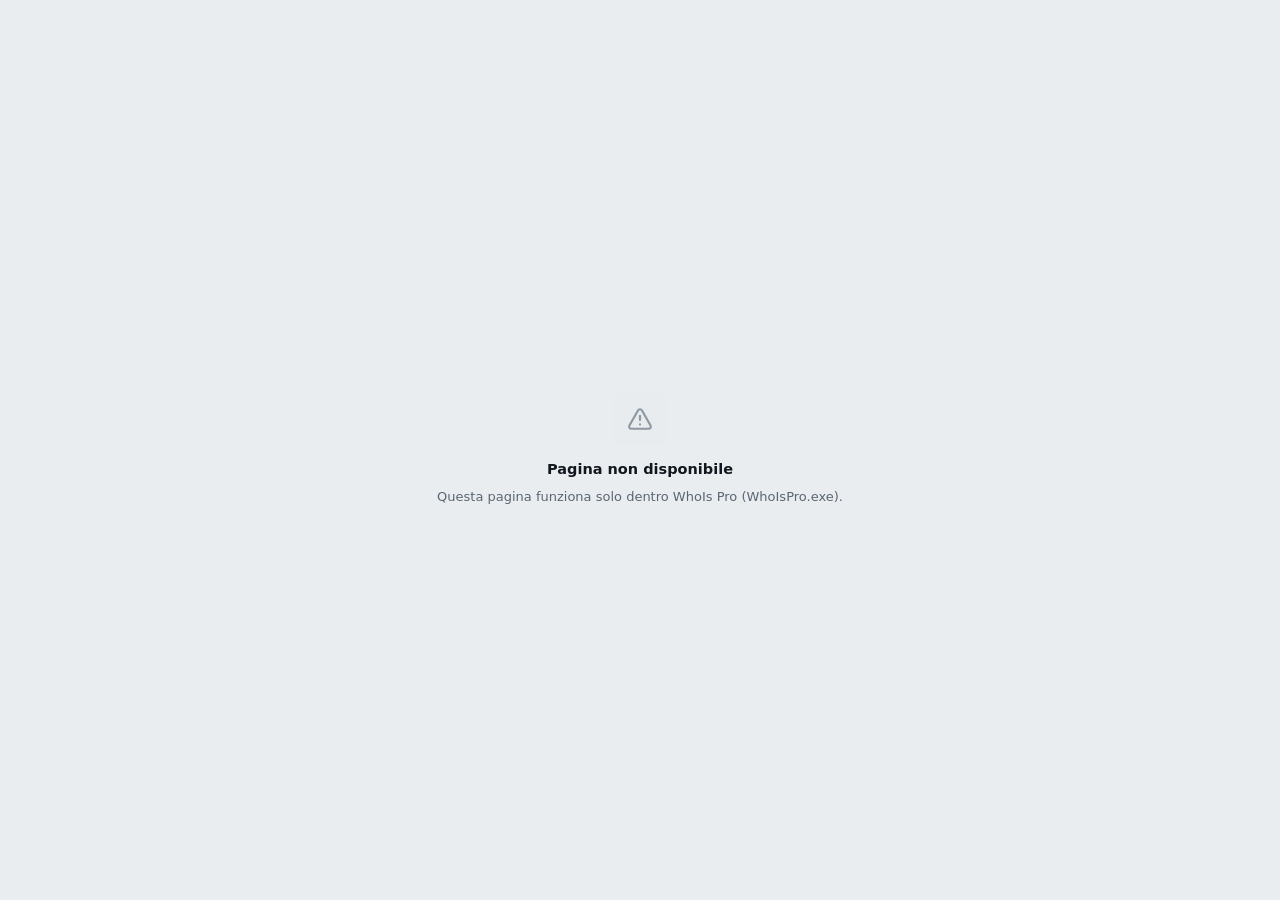
<file: ui/index.html>
<!doctype html>
<html lang="it">
<head>
  <meta charset="utf-8">
  <meta name="viewport" content="width=device-width, initial-scale=1">
  <title>WhoIs Pro</title>
  <script src="theme.js"></script>
  <link rel="stylesheet" href="app.css">
  <script type="module" src="app.js"></script>
</head>
<body>
  <div id="app">
    <div class="boot"><span class="spinner spinner-lg"></span></div>
  </div>
  <div id="overlays"></div>
  <div class="toast-stack" id="toasts" aria-live="polite"></div>
</body>
</html>
</file>
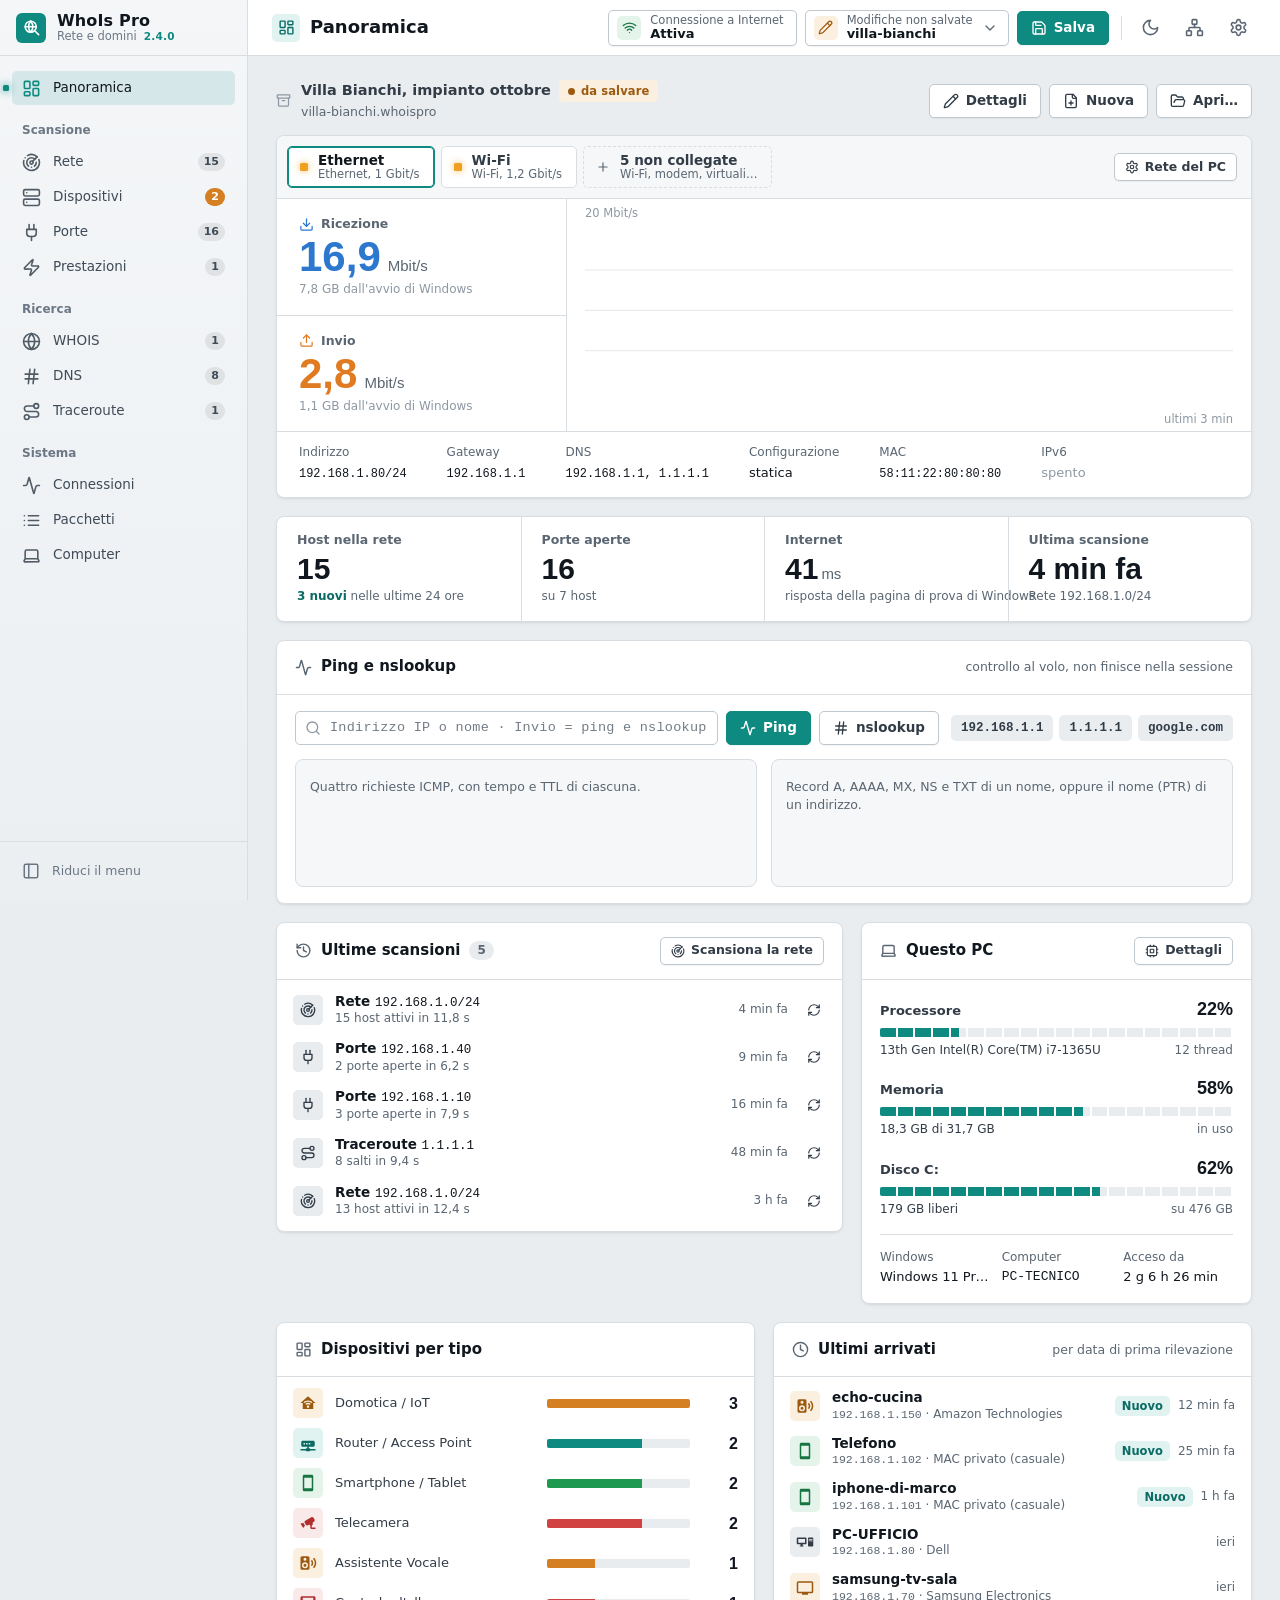
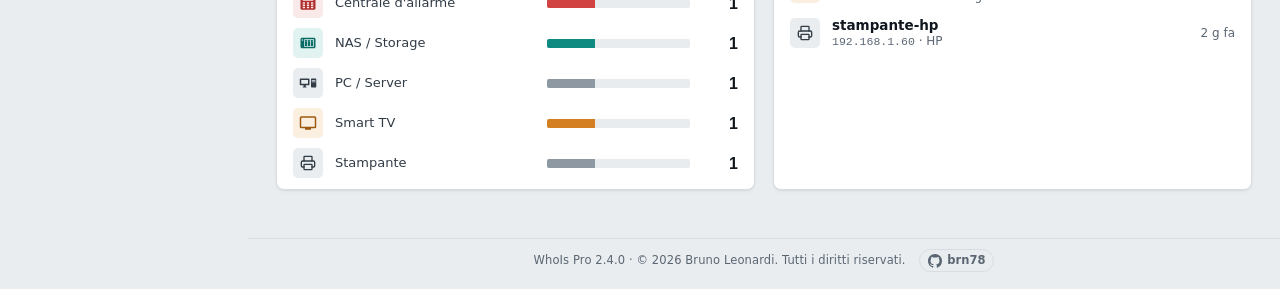
<file: dev/preview.html>
<!doctype html>
<html lang="it">
<head>
  <meta charset="utf-8">
  <meta name="viewport" content="width=device-width, initial-scale=1">
  <title>WhoIs Pro · anteprima</title>
  <!-- Anteprima dell'interfaccia senza il programma: dev\serve.ps1, poi http://localhost:5517/ -->
  <script src="mdi-sample.js"></script>
  <script src="mock.js"></script>
  <script src="../ui/theme.js"></script>
  <link rel="stylesheet" href="../ui/app.css">
  <script type="module" src="../ui/app.js"></script>
</head>
<body>
  <div id="app">
    <div class="boot"><span class="spinner spinner-lg"></span></div>
  </div>
  <div id="overlays"></div>
  <div class="toast-stack" id="toasts" aria-live="polite"></div>
</body>
</html>
</file>
<file: ui/app.css>
/* =====================================================================
   WhoIs Pro: identità propria, presa dal mondo di chi cabla le reti. Barra laterale grafite in tutti e due i
   temi (come un armadio rack), accento verde acqua «fibra», LED quadrati come quelli delle porte RJ45 e i
   colori dei doppini per i dati (blu per ciò che arriva, arancio per ciò che parte). Bahnschrift, il carattere
   tecnico di Windows, per titoli e numeri; Segoe per il testo; Cascadia solo per indirizzi e MAC.
   I componenti di base vengono dalle console web; in fondo gli elementi propri di WhoIs Pro.
   Tema chiaro/scuro come Windows (theme.js).
   ===================================================================== */


:root {
  color-scheme: light;
  --font-sans: "Segoe UI Variable Text", "Segoe UI", system-ui, -apple-system, "Helvetica Neue", Arial, sans-serif;
  --font-display: "Bahnschrift", "Segoe UI Variable Display", "Segoe UI", system-ui, sans-serif;
  --font-narrow: "Bahnschrift SemiCondensed", "Bahnschrift", "Segoe UI Variable Display", "Segoe UI", sans-serif;
  --font-mono: "Cascadia Mono", "Cascadia Code", Consolas, ui-monospace, "SFMono-Regular", Menlo, monospace;

  /* angoli netti: pannelli 8, comandi 5, etichette 4 */
  --radius-xs: 3px;
  --radius-sm: 5px;
  --radius: 8px;
  --radius-lg: 12px;
  --radius-pill: 4px;

  --sidebar-w: 248px;
  --sidebar-w-collapsed: 68px;
  --topbar-h: 56px;
  --content-max: 1680px;
  --ease: cubic-bezier(.2, .7, .2, 1);

  /* superfici e testo: alluminio spazzolato */
  --bg: #eaedf0;
  --surface: #ffffff;
  --surface-2: #f5f7f8;
  --surface-3: #e8ecef;
  --surface-hover: #f1f4f6;
  --stripe: #f7f9fa;           /* riga alternata di tabelle e liste: più tenue dell'hover */
  --border: #d8dde2;
  --border-strong: #bfc7cf;
  --text: #11171e;
  --text-2: #323c47;
  --muted: #5a6672;
  --faint: #8d98a3;

  /* accento «fibra» e stati */
  --primary: #0e8a81;
  --primary-hover: #0b766f;
  --primary-press: #09625c;
  --primary-soft: #e0f3f1;
  --primary-soft-2: #bfe6e1;
  --primary-text: #0a6b64;
  --on-primary: #ffffff;
  --success: #1e9a50;
  --success-text: #167540;
  --success-soft: #e4f4ea;
  --danger: #d14343;
  --danger-hover: #b33434;
  --danger-text: #b02e2e;
  --danger-soft: #fae9e9;
  --warning: #d47f22;
  --warning-text: #9c5a10;
  --warning-soft: #fbefdf;
  --info: #2c78cf;
  --info-text: #225fa6;
  --info-soft: #e5eefa;
  --neutral-soft: #e9edf0;

  /* dati: i colori della coppia blu e della coppia arancio del cavo (T568B) */
  --rx: #2c78cf;
  --rx-soft: rgba(44, 120, 207, .16);
  --tx: #e07b22;
  --tx-soft: rgba(224, 123, 34, .16);
  /* LED delle porte: collegamento verde, attività ambra */
  --led-link: #22b35e;
  --led-act: #f0a020;
  --led-off: #9aa4ae;

  --focus: 0 0 0 1px var(--primary), 0 0 0 4px color-mix(in srgb, var(--primary) 18%, transparent);
  --focus-ring: 0 0 0 2px var(--surface), 0 0 0 4px var(--primary);
  --shadow-xs: 0 1px 1px rgba(17, 23, 30, .05);
  --shadow-sm: 0 1px 2px rgba(17, 23, 30, .06), 0 2px 6px -3px rgba(17, 23, 30, .10);
  --shadow: 0 2px 4px rgba(17, 23, 30, .06), 0 10px 22px -12px rgba(17, 23, 30, .24);
  --shadow-pop: 0 2px 6px rgba(17, 23, 30, .08), 0 16px 32px -14px rgba(17, 23, 30, .30);
  --shadow-lg: 0 4px 10px rgba(17, 23, 30, .08), 0 22px 44px -12px rgba(17, 23, 30, .30);
  --overlay: rgba(12, 17, 22, .46);

  /* barra laterale: chiara con il tema chiaro (in armonia con il resto), grafite con quello scuro; la voce attiva resta verde acqua */
  --side-bg: #f4f6f8;
  --side-bg-2: #eceff2;
  --side-text: #3f4b57;
  --side-text-strong: #11171e;
  --side-muted: #6b7784;
  --side-hover: rgba(17, 23, 30, .06);
  --side-active: rgba(14, 138, 129, .13);
  --side-accent: #0e8a81;
  --side-accent-ink: #ffffff;
  --side-border: #d8dde2;
  --side-badge: rgba(17, 23, 30, .08);
  --brand-fluo: #0e8a81;
  --brand-fluo-glow: transparent;

  --chart-granted: #2c78cf;
  --chart-denied: #d14343;
  --chart-grid: #e3e7eb;
  --chart-axis: #c5ccd3;
  --chart-text: #5a6672;

  --scrollbar: #c3cad1;
}

:root[data-theme="dark"] {
  color-scheme: dark;
  /* grafite: niente nero puro, un grigio freddo con un filo di verde acqua */
  --bg: #0e1318;
  --surface: #151b21;
  --surface-2: #1a2128;
  --surface-3: #212932;
  --surface-hover: #1c242c;
  --stripe: #181f26;
  --border: #27313b;
  --border-strong: #37424e;
  --text: #e6ecf1;
  --text-2: #c0cad3;
  --muted: #8794a0;
  --faint: #5d6976;

  --primary: #2cc5b6;
  --primary-hover: #48d3c5;
  --primary-press: #22a99c;
  --primary-soft: rgba(44, 197, 182, .12);
  --primary-soft-2: rgba(44, 197, 182, .22);
  --primary-text: #62ddd0;
  /* sul verde acqua chiaro il testo è scuro: si legge meglio del bianco */
  --on-primary: #05231f;
  --success: #34c46e;
  --success-text: #5fd690;
  --success-soft: rgba(52, 196, 110, .13);
  --danger: #ef5a5a;
  --danger-hover: #f37373;
  --danger-text: #f58585;
  --danger-soft: rgba(239, 90, 90, .14);
  --warning: #f2a03d;
  --warning-text: #f6b866;
  --warning-soft: rgba(242, 160, 61, .14);
  --info: #4d9cf0;
  --info-text: #82b9f5;
  --info-soft: rgba(77, 156, 240, .14);
  --neutral-soft: rgba(150, 165, 180, .12);

  --rx: #4d9cf0;
  --rx-soft: rgba(77, 156, 240, .20);
  --tx: #f2954a;
  --tx-soft: rgba(242, 149, 74, .18);
  --led-link: #39d17a;
  --led-act: #ffb52e;
  --led-off: #3a4550;

  --focus: 0 0 0 1px var(--primary), 0 0 0 4px color-mix(in srgb, var(--primary) 24%, transparent);
  --focus-ring: 0 0 0 2px var(--surface), 0 0 0 4px var(--primary);
  --shadow-xs: 0 0 0 0 transparent;
  --shadow-sm: 0 0 0 0 transparent;
  --shadow: 0 0 0 0 transparent;
  --shadow-pop: 0 12px 28px -10px rgba(0, 0, 0, .60);
  --shadow-lg: 0 24px 56px -16px rgba(0, 0, 0, .70);
  --overlay: rgba(3, 6, 9, .64);

  --side-bg: #10161b;
  --side-bg-2: #0c1115;
  --side-text: #a3afba;
  --side-text-strong: #eef3f7;
  --side-muted: #66737f;
  --side-hover: rgba(255, 255, 255, .05);
  --side-active: rgba(44, 197, 182, .13);
  --side-accent: #33c9ba;
  --side-accent-ink: #06302b;
  --side-border: #1e262e;
  --side-badge: rgba(255, 255, 255, .07);
  --brand-fluo: #33c9ba;
  --brand-fluo-glow: rgba(51, 201, 186, .45);

  --chart-granted: #4d9cf0;
  --chart-denied: #ef5a5a;
  --chart-grid: #222b34;
  --chart-axis: #37424e;
  --chart-text: #8794a0;

  --scrollbar: #36414c;
}

/* ---------------------------------------------------------------------
   Base
   --------------------------------------------------------------------- */
*, *::before, *::after { box-sizing: border-box; }
html, body { height: 100%; }
body {
  margin: 0;
  font-family: var(--font-sans);
  font-size: 14px;
  line-height: 1.45;
  color: var(--text);
  background: var(--bg);
  -webkit-font-smoothing: antialiased;
  text-rendering: optimizeLegibility;
}
h1, h2, h3, h4 { margin: 0; font-family: var(--font-display); color: var(--text); letter-spacing: -.01em; }
h1 { font-size: 22px; font-weight: 650; line-height: 1.25; }
h2 { font-size: 16px; font-weight: 650; }
h3 { font-size: 14px; font-weight: 650; }
p { margin: 0; }
a { color: var(--primary-text); text-decoration: none; }
a:hover { text-decoration: underline; }
code, .mono { font-family: var(--font-mono); font-size: .92em; }
.num, .tabular { font-variant-numeric: tabular-nums; }
.muted { color: var(--muted); }
.faint { color: var(--faint); }
.strong { font-weight: 600; color: var(--text); }
.nowrap { white-space: nowrap; }
.truncate { overflow: hidden; text-overflow: ellipsis; white-space: nowrap; }
.sr-only { position: absolute !important; width: 1px; height: 1px; padding: 0; margin: -1px; overflow: hidden; clip: rect(0 0 0 0); white-space: nowrap; border: 0; }
.hidden { display: none !important; }
.grow { flex: 1 1 auto; min-width: 0; }
.row { display: flex; align-items: center; gap: 8px; }
.stack { display: flex; flex-direction: column; gap: 4px; }
.spacer { flex: 1; }

::selection { background: var(--primary-soft-2); }
* { scrollbar-width: thin; scrollbar-color: var(--scrollbar) transparent; }
::-webkit-scrollbar { width: 10px; height: 10px; }
::-webkit-scrollbar-thumb { background: var(--scrollbar); border-radius: 10px; border: 2px solid transparent; background-clip: padding-box; }
::-webkit-scrollbar-track { background: transparent; }

.icon { flex: 0 0 auto; display: inline-block; vertical-align: middle; }

:focus-visible { outline: none; box-shadow: var(--focus-ring); border-radius: var(--radius-sm); }

/* ---------------------------------------------------------------------
   Pulsanti
   --------------------------------------------------------------------- */
.btn {
  --btn-bg: var(--surface);
  --btn-fg: var(--text-2);
  --btn-border: var(--border-strong);
  --btn-hover: var(--surface-hover);
  display: inline-flex; align-items: center; justify-content: center; gap: 7px;
  height: 34px; padding: 0 13px;
  border: 1px solid var(--btn-border); border-radius: var(--radius-sm);
  background: var(--btn-bg); color: var(--btn-fg);
  font: inherit; font-weight: 600; font-size: 13.5px; line-height: 1;
  cursor: pointer; white-space: nowrap; user-select: none;
  box-shadow: var(--shadow-xs);
  transition: background .15s var(--ease), border-color .15s var(--ease), color .15s var(--ease), box-shadow .15s var(--ease);
}
.btn:hover { background: var(--btn-hover); text-decoration: none; }
.btn:active { transform: translateY(.5px); }
.btn:disabled, .btn.is-disabled { opacity: .55; cursor: not-allowed; pointer-events: none; }
.btn .icon { width: 16px; height: 16px; }
.btn-primary { --btn-bg: var(--primary); --btn-fg: var(--on-primary); --btn-border: var(--primary); --btn-hover: var(--primary-hover); }
:root[data-theme="dark"] .btn-primary { --btn-bg: var(--primary-press); --btn-border: var(--primary-press); --btn-hover: var(--primary); }
/* eliminare è sempre in rosso, anche nei pulsanti normali */
.btn:has(> .i-trash):not(.btn-danger, .btn-primary, .btn-ghost, .btn-danger-ghost) { --btn-fg: var(--danger-text); --btn-border: color-mix(in srgb, var(--danger) 40%, transparent); --btn-hover: var(--danger-soft); }
.btn-danger { --btn-bg: var(--danger); --btn-fg: #fff; --btn-border: var(--danger); --btn-hover: var(--danger-hover); }
.btn-danger-ghost { --btn-bg: transparent; --btn-fg: var(--danger-text); --btn-border: transparent; --btn-hover: var(--danger-soft); box-shadow: none; }
.btn-ghost { --btn-bg: transparent; --btn-border: transparent; --btn-hover: var(--surface-3); box-shadow: none; }
.btn-soft { --btn-bg: var(--primary-soft); --btn-fg: var(--primary-text); --btn-border: transparent; --btn-hover: var(--primary-soft-2); box-shadow: none; }
.btn-success-soft { --btn-bg: var(--success-soft); --btn-fg: var(--success-text); --btn-border: transparent; --btn-hover: var(--success-soft); box-shadow: none; }
.btn-sm { height: 28px; padding: 0 10px; font-size: 12.5px; gap: 6px; }
.btn-sm .icon { width: 14px; height: 14px; }
.btn-lg { height: 42px; padding: 0 18px; font-size: 14px; }
.btn-icon { width: 34px; padding: 0; }
.btn-icon.btn-sm { width: 28px; }
.btn-block { width: 100%; }
.btn.is-loading { position: relative; color: transparent !important; pointer-events: none; }
.btn.is-loading > * { visibility: hidden; }
.btn.is-loading::after {
  content: ""; position: absolute; width: 16px; height: 16px; border-radius: 50%;
  border: 2px solid currentColor; border-color: var(--btn-fg) var(--btn-fg) transparent transparent;
  animation: spin .7s linear infinite;
}
.btn-group { display: inline-flex; }
.btn-group .btn { border-radius: 0; margin-left: -1px; }
.btn-group .btn:first-child { border-radius: var(--radius-sm) 0 0 var(--radius-sm); margin-left: 0; }
.btn-group .btn:last-child { border-radius: 0 var(--radius-sm) var(--radius-sm) 0; }

/* ---------------------------------------------------------------------
   Form
   --------------------------------------------------------------------- */
.field { display: flex; flex-direction: column; gap: 6px; min-width: 0; }
.field > label, .field-label { font-size: 12.5px; font-weight: 600; color: var(--text-2); line-height: 18px; min-height: 18px; }
.hint { font-size: 12px; color: var(--muted); }
.field .req { color: var(--danger-text); margin-left: 2px; }
.input, .select, textarea.input {
  width: 100%; height: 36px; padding: 0 11px;
  border: 1px solid var(--border-strong); border-radius: var(--radius-sm);
  background: var(--surface); color: var(--text);
  font: inherit; font-size: 13.5px;
  transition: border-color .15s var(--ease), box-shadow .15s var(--ease);
}
textarea.input { height: auto; min-height: 76px; padding: 9px 11px; resize: vertical; line-height: 1.45; }
.input::placeholder { color: var(--muted); opacity: .85; }
.input:hover, .select:hover { border-color: var(--faint); }
.input:focus, .select:focus, textarea.input:focus { outline: none; border-color: var(--primary); box-shadow: var(--focus); }
.input:disabled, .select:disabled { background: var(--surface-3); color: var(--muted); cursor: not-allowed; }
.input[readonly] { background: var(--surface-2); color: var(--text-2); }
.input.is-invalid { border-color: var(--danger); }
/* ✕ per svuotare il campo (core/clearable.js): lo sfondo del campo, il clic si riconosce dalla posizione */
input.input.has-value {
  padding-right: 30px;
  background-image: url("data:image/svg+xml,%3Csvg xmlns='http://www.w3.org/2000/svg' width='14' height='14' viewBox='0 0 24 24' fill='none' stroke='%2364748b' stroke-width='2.4' stroke-linecap='round'%3E%3Cpath d='M18 6 6 18M6 6l12 12'/%3E%3C/svg%3E");
  background-repeat: no-repeat; background-position: right 10px center;
}
input.input.has-value.on-clear {
  cursor: pointer;
  background-image: url("data:image/svg+xml,%3Csvg xmlns='http://www.w3.org/2000/svg' width='14' height='14' viewBox='0 0 24 24' fill='none' stroke='%23ef4444' stroke-width='2.6' stroke-linecap='round'%3E%3Cpath d='M18 6 6 18M6 6l12 12'/%3E%3C/svg%3E");
}
.select {
  appearance: none; padding-right: 32px; cursor: pointer;
  background-image: url("data:image/svg+xml,%3Csvg xmlns='http://www.w3.org/2000/svg' width='16' height='16' viewBox='0 0 24 24' fill='none' stroke='%2364748b' stroke-width='2' stroke-linecap='round' stroke-linejoin='round'%3E%3Cpath d='m6 9 6 6 6-6'/%3E%3C/svg%3E");
  background-repeat: no-repeat; background-position: right 9px center;
}
.input-sm, .select.input-sm { height: 30px; font-size: 13px; }
.input-mono { font-family: var(--font-mono); letter-spacing: .02em; }
.input-group { display: flex; align-items: stretch; }
.input-group .input { border-radius: var(--radius-sm) 0 0 var(--radius-sm); }
.input-group .btn { border-radius: 0 var(--radius-sm) var(--radius-sm) 0; margin-left: -1px; height: 36px; box-shadow: none; }
.input-icon { position: relative; }
.input-icon .icon { position: absolute; left: 10px; top: 50%; transform: translateY(-50%); color: var(--faint); pointer-events: none; width: 16px; height: 16px; }
.input-icon .input { padding-left: 34px; }
.input-suffix { display: flex; align-items: center; gap: 8px; color: var(--muted); font-size: 13px; }
.input-suffix .input { width: 96px; }
.autoscan-delay { margin-top: 14px; }
.input-affix { position: relative; }
.input-affix .input { padding-right: 40px; }
.input-affix .affix-btn { position: absolute; right: 3px; top: 3px; height: 30px; width: 34px; border: 0; background: transparent; color: var(--muted); border-radius: var(--radius-xs); cursor: pointer; display: grid; place-items: center; }
.input-affix .affix-btn:hover { background: var(--surface-3); color: var(--text); }

.form-grid { display: grid; grid-template-columns: repeat(2, minmax(0, 1fr)); gap: 14px 16px; }
.form-grid .span-2 { grid-column: 1 / -1; }
.form-grid-3 { grid-template-columns: repeat(3, minmax(0, 1fr)); }
.form-section { padding: 18px 0; border-top: 1px solid var(--border); }
.form-section:first-child { border-top: 0; padding-top: 4px; }
.form-section-head { display: flex; align-items: center; justify-content: space-between; gap: 12px; margin-bottom: 14px; }
/* titolo di sezione: icona in un riquadro azzurro e una linea che sfuma verso destra */
.form-section-title { display: flex; align-items: center; gap: 9px; flex: 1 1 auto; min-width: 0; font-size: 13px; font-weight: 650; color: var(--text); text-transform: none; }
.form-section-title > .icon { width: 24px; height: 24px; padding: 4px; border-radius: 6px; background: var(--primary-soft); color: var(--primary-text); }
.form-section-title::after { content: ""; flex: 1 1 auto; min-width: 24px; height: 1px; margin-left: 4px; background: linear-gradient(90deg, var(--border-strong), transparent); }
.form-note { display: flex; gap: 10px; align-items: flex-start; padding: 10px 12px; border-radius: var(--radius-sm); background: var(--surface-2); border: 1px solid var(--border); color: var(--text-2); font-size: 12.5px; }
.form-note .icon { color: var(--muted); margin-top: 1px; }
.form-note.info { background: var(--info-soft); border-color: transparent; }
.form-note.info .icon { color: var(--info-text); }
.form-note.warning { background: var(--warning-soft); border-color: transparent; }
.form-note.warning .icon { color: var(--warning-text); }
.form-note.danger { background: var(--danger-soft); border-color: transparent; }
.form-note.danger .icon { color: var(--danger-text); }
.form-note.success { background: var(--success-soft); border-color: transparent; }
.form-note.success .icon { color: var(--success-text); }
.form-note.note-with-actions { align-items: center; flex-wrap: wrap; }
.form-note .note-text { flex: 1 1 320px; min-width: 0; }
.form-note .note-actions { display: inline-flex; align-items: center; gap: 6px; margin-left: auto; }

/* switch */
.switch { display: inline-flex; align-items: center; gap: 10px; cursor: pointer; user-select: none; font-size: 13.5px; color: var(--text-2); }
.switch input { position: absolute; opacity: 0; width: 1px; height: 1px; }
.switch .track { position: relative; width: 36px; height: 20px; border-radius: 20px; background: var(--border-strong); transition: background .18s var(--ease); flex: 0 0 auto; }
.switch .track::after { content: ""; position: absolute; top: 2px; left: 2px; width: 16px; height: 16px; border-radius: 50%; background: #fff; box-shadow: 0 1px 2px rgba(0, 0, 0, .25); transition: transform .18s var(--ease); }
.switch input:checked + .track { background: var(--primary); }
.switch input:checked + .track::after { transform: translateX(16px); }
.switch input:focus-visible + .track { box-shadow: var(--focus); }
.switch input:disabled + .track { opacity: .5; }
.switch .switch-text { display: flex; flex-direction: column; gap: 1px; }
.switch .switch-text small { color: var(--muted); font-size: 12px; }

/* checkbox */
.check { display: inline-flex; align-items: center; gap: 9px; cursor: pointer; user-select: none; }
.check input { appearance: none; margin: 0; width: 17px; height: 17px; border: 1.5px solid var(--border-strong); border-radius: 5px; background: var(--surface); display: grid; place-items: center; cursor: pointer; transition: all .12s var(--ease); flex: 0 0 auto; }
.check input:checked { background: var(--primary); border-color: var(--primary); }
.check input:checked::after { content: ""; width: 9px; height: 5px; border: 2px solid #fff; border-top: 0; border-right: 0; transform: rotate(-45deg) translate(1px, -1px); }
.check input:focus-visible { box-shadow: var(--focus); }

/* segmented */
.segmented { display: inline-flex; padding: 3px; gap: 2px; background: var(--surface-3); border-radius: var(--radius-sm); border: 1px solid var(--border); }
.segmented button { border: 0; background: transparent; color: var(--muted); font: inherit; font-size: 12.5px; font-weight: 560; height: 26px; padding: 0 10px; border-radius: 5px; cursor: pointer; white-space: nowrap; }
.segmented button:hover { color: var(--text); }
.segmented button.is-active { background: var(--surface); color: var(--text); box-shadow: var(--shadow-sm); }


/* ---------------------------------------------------------------------
   Shell: barra laterale + barra superiore
   --------------------------------------------------------------------- */
.app { display: grid; grid-template-columns: var(--sidebar-w) minmax(0, 1fr); min-height: 100vh; transition: grid-template-columns .22s var(--ease); }
.app.is-collapsed { grid-template-columns: var(--sidebar-w-collapsed) minmax(0, 1fr); }

.sidebar {
  position: sticky; top: 0; height: 100vh; z-index: 40;
  display: flex; flex-direction: column;
  background: linear-gradient(180deg, var(--side-bg) 0%, var(--side-bg-2) 100%);
  color: var(--side-text);
  border-right: 1px solid var(--side-border);
  overflow: hidden;
}
.brand { display: flex; align-items: center; height: var(--topbar-h); padding: 0 22px; border-bottom: 1px solid var(--side-border); flex: 0 0 auto; }
.brand-short { display: none; color: var(--side-text-strong); font-weight: 700; font-size: 15px; letter-spacing: -.01em; }
.brand-text { display: flex; flex-direction: column; line-height: 1.15; min-width: 0; }
.brand-name { color: var(--side-text-strong); font-weight: 700; font-size: 15px; letter-spacing: -.01em; white-space: nowrap; }
.brand-sub { display: flex; align-items: baseline; gap: 7px; min-width: 0; color: var(--side-muted); font-size: 10.5px; font-weight: 650; letter-spacing: .12em; text-transform: uppercase; white-space: nowrap; }
.brand-mark { width: 34px; height: 34px; flex: 0 0 auto; border-radius: 9px; display: grid; place-items: center; background: linear-gradient(145deg, #3b82f6 0%, #1d4ed8 100%); box-shadow: 0 6px 16px -6px rgba(37, 99, 235, .7), inset 0 1px 0 rgba(255, 255, 255, .25); color: #fff; }
.brand-mark svg { width: 20px; height: 20px; }
.brand-version { color: var(--brand-fluo); font-size: 10.5px; font-weight: 700; font-variant-numeric: tabular-nums; letter-spacing: .02em; text-transform: none; white-space: nowrap; text-shadow: 0 0 7px var(--brand-fluo-glow); }

.nav { flex: 1 1 auto; overflow-y: auto; overflow-x: hidden; padding: 14px 12px 18px; }
.nav.has-more { -webkit-mask-image: linear-gradient(#000 calc(100% - 32px), transparent); mask-image: linear-gradient(#000 calc(100% - 32px), transparent); }
.nav-section { margin-top: 14px; }
.nav-section:first-child { margin-top: 0; }
.nav-title { display: flex; align-items: center; justify-content: space-between; gap: 8px; width: 100%; height: 24px; margin: 0 0 2px; padding: 0 10px; border: 0; border-radius: 6px; background: transparent; color: var(--side-muted); font: inherit; font-size: 10.5px; font-weight: 700; letter-spacing: .12em; text-transform: uppercase; white-space: nowrap; text-align: left; }
.nav-title.is-toggle { cursor: pointer; transition: color .15s var(--ease), background .15s var(--ease); }
.nav-title.is-toggle:hover { color: var(--side-text); background: var(--side-hover); }
.nav-title .icon { width: 13px; height: 13px; opacity: .75; transition: transform .18s var(--ease); }
.nav-section.is-closed .nav-title .icon { transform: rotate(-90deg); }
.nav-section.is-closed .nav-items { display: none; }
.nav-section:not(.is-closed) .nav-items { animation: navOpen .18s var(--ease); }
@keyframes navOpen { from { opacity: 0; transform: translateY(-4px); } }
.nav-item {
  position: relative; display: flex; align-items: center; gap: 12px;
  height: 34px; padding: 0 10px; margin: 1px 0;
  border-radius: 8px; color: var(--side-text);
  font-weight: 500; font-size: 13.5px; white-space: nowrap;
  text-decoration: none !important;
  transition: background .15s var(--ease), color .15s var(--ease);
}
.nav-item .icon { width: 19px; height: 19px; opacity: .9; }
.nav-item:hover { background: var(--side-hover); color: var(--side-text-strong); }
.nav-item.is-active { background: var(--side-active); color: var(--side-text-strong); }
.nav-item.is-active::before { content: ""; position: absolute; left: -12px; top: 7px; bottom: 7px; width: 3px; border-radius: 0 3px 3px 0; background: var(--side-accent); }
.nav-item.is-active .icon { color: var(--side-accent); opacity: 1; }
.nav-badge { margin-left: auto; min-width: 20px; height: 18px; padding: 0 6px; border-radius: 10px; background: rgba(239, 68, 68, .9); color: #fff; font-size: 11px; font-weight: 700; display: grid; place-items: center; }
.nav-badge.is-neutral { background: rgba(148, 163, 184, .22); color: var(--side-text-strong); }
/* novità (nuova versione, licenza da guardare): pallino sull'angolo dell'icona */
.nav-item.has-notice::after { content: ""; position: absolute; left: 24px; top: 7px; width: 8px; height: 8px; border-radius: 50%; background: var(--side-accent); box-shadow: 0 0 0 2px var(--side-bg-2); }
.nav-item.has-notice.is-danger::after { background: var(--danger); }

.side-foot { flex: 0 0 auto; padding: 12px; border-top: 1px solid var(--side-border); display: flex; flex-direction: column; gap: 4px; }
.side-foot .nav-item { margin: 0; }
/* stato del monitoraggio: una riga come le voci, con il pallino */
.monitor-card { display: flex; align-items: center; gap: 12px; height: 34px; padding: 0 10px 0 15px; border-radius: 8px; color: var(--side-text); min-width: 0; cursor: pointer; }
.monitor-card:hover { background: var(--side-hover); }
.monitor-card .pulse { flex: 0 0 auto; }
.monitor-card .monitor-text { display: flex; flex-direction: column; min-width: 0; line-height: 1.2; }
.monitor-card .monitor-title { color: var(--side-text-strong); font-size: 12.5px; font-weight: 600; white-space: nowrap; overflow: hidden; text-overflow: ellipsis; }
.monitor-card .monitor-sub { color: var(--side-muted); font-size: 11px; white-space: nowrap; overflow: hidden; text-overflow: ellipsis; }
.collapse-btn { display: flex; align-items: center; gap: 12px; height: 34px; padding: 0 10px; border: 0; border-radius: 8px; background: transparent; color: var(--side-muted); font: inherit; font-size: 12.5px; cursor: pointer; white-space: nowrap; }
.collapse-btn:hover { background: var(--side-hover); color: var(--side-text-strong); }
.collapse-btn .icon { width: 18px; height: 18px; }

/* menu ridotto alle icone (solo su schermi larghi: nel cassetto del telefono le voci hanno sempre il nome) */
@media (min-width: 861px) {
  .app.is-collapsed .brand { justify-content: center; padding: 0; }
  .app.is-collapsed .brand-short { display: block; }
  .app.is-collapsed .brand-text,
  .app.is-collapsed .nav-title:not(.is-toggle),
  .app.is-collapsed .nav-title span,
  .app.is-collapsed .nav-item span,
  .app.is-collapsed .nav-badge,
  .app.is-collapsed .monitor-text,
  .app.is-collapsed .collapse-btn span { display: none; }
  .app.is-collapsed .nav { padding: 14px 12px; }
  .app.is-collapsed .nav-title.is-toggle { justify-content: center; height: 20px; padding: 0; margin: -4px 0 4px; }
  .app.is-collapsed .nav-item { justify-content: center; padding: 0; }
  .app.is-collapsed .nav-item.has-notice::after { left: calc(50% + 4px); top: 6px; }
  .app.is-collapsed .nav-section { margin-top: 12px; padding-top: 12px; border-top: 1px solid var(--side-border); }
  .app.is-collapsed .nav-section:first-child { border-top: 0; padding-top: 0; }
  .app.is-collapsed .monitor-card { justify-content: center; padding: 0; }
  .app.is-collapsed .collapse-btn { justify-content: center; padding: 0; }
  .app.is-collapsed .collapse-btn .icon { transform: scaleX(-1); }
}

.main { min-width: 0; display: flex; flex-direction: column; }
.topbar {
  position: sticky; top: 0; z-index: 30;
  display: flex; align-items: center; gap: 12px;
  height: var(--topbar-h); padding: 0 24px;
  background: var(--surface);
  border-bottom: 1px solid var(--border);
}
.topbar .menu-toggle { display: none; }
.crumbs { display: flex; align-items: center; gap: 8px; min-width: 0; color: var(--muted); font-size: 13px; }
.crumbs .crumb-current { color: var(--text); font-weight: 620; font-size: 14.5px; white-space: nowrap; overflow: hidden; text-overflow: ellipsis; }
.crumbs .icon { width: 14px; height: 14px; color: var(--faint); }
.topbar-actions { margin-left: auto; display: flex; align-items: center; gap: 8px; }

.site-picker {
  display: inline-flex; align-items: center; gap: 9px; height: 36px; padding: 0 10px 0 8px;
  border: 1px solid var(--border-strong); border-radius: var(--radius-sm);
  background: var(--surface); color: var(--text); font: inherit; font-size: 13px; cursor: pointer; max-width: 300px;
  box-shadow: var(--shadow-xs);
}
.site-picker:hover { background: var(--surface-hover); }
.site-picker .site-icon { width: 24px; height: 24px; border-radius: 6px; display: grid; place-items: center; background: var(--primary-soft); color: var(--primary-text); flex: 0 0 auto; }
.site-picker .site-icon .icon { width: 15px; height: 15px; }
.site-picker .site-label { display: flex; flex-direction: column; align-items: flex-start; line-height: 1.1; min-width: 0; }
.site-picker .site-label small { font-size: 10.5px; color: var(--muted); font-weight: 600; letter-spacing: .04em; text-transform: uppercase; }
.site-picker .site-label b { font-weight: 620; white-space: nowrap; overflow: hidden; text-overflow: ellipsis; max-width: 200px; }
.site-picker > .icon { color: var(--muted); width: 16px; height: 16px; }

.icon-btn { width: 36px; height: 36px; display: grid; place-items: center; border: 1px solid transparent; border-radius: var(--radius-sm); background: transparent; color: var(--muted); cursor: pointer; position: relative; }
.icon-btn:hover { background: var(--surface-3); color: var(--text); }
.icon-btn .icon { width: 19px; height: 19px; }
.icon-btn .dot-badge { position: absolute; top: 6px; right: 6px; width: 8px; height: 8px; border-radius: 50%; background: var(--primary); box-shadow: 0 0 0 2px var(--surface); }

.user-chip { display: inline-flex; align-items: center; gap: 9px; height: 38px; padding: 0 8px 0 4px; border: 1px solid transparent; border-radius: 22px; background: transparent; cursor: pointer; font: inherit; color: var(--text); }
.user-chip:hover { background: var(--surface-3); }
.user-chip .user-meta { display: flex; flex-direction: column; align-items: flex-start; line-height: 1.15; }
.user-chip .user-meta b { font-size: 13px; font-weight: 620; white-space: nowrap; }
.user-chip .user-meta small { font-size: 11.5px; color: var(--muted); white-space: nowrap; }
.user-chip > .icon { width: 15px; height: 15px; color: var(--muted); }

.jobs-chip { display: inline-flex; align-items: center; gap: 8px; height: 32px; padding: 0 12px; border-radius: 20px; border: 1px solid var(--primary-soft-2); background: var(--primary-soft); color: var(--primary-text); font: inherit; font-size: 12.5px; font-weight: 600; cursor: pointer; }
.jobs-chip .jobs-count { display: none; }
.jobs-chip .spinner { width: 13px; height: 13px; border-width: 2px; }

.avatar { width: 30px; height: 30px; border-radius: 50%; display: grid; place-items: center; flex: 0 0 auto; font-size: 11.5px; font-weight: 700; letter-spacing: .02em; color: #fff; background: linear-gradient(145deg, #6366f1, #2563eb); }
.avatar-sm { width: 26px; height: 26px; font-size: 10.5px; }
.avatar-lg { width: 52px; height: 52px; font-size: 18px; }
.avatar[data-tone="1"] { background: linear-gradient(145deg, #0ea5e9, #2563eb); }
.avatar[data-tone="2"] { background: linear-gradient(145deg, #14b8a6, #0f766e); }
.avatar[data-tone="3"] { background: linear-gradient(145deg, #8b5cf6, #6d28d9); }
.avatar[data-tone="4"] { background: linear-gradient(145deg, #f59e0b, #c2410c); }
.avatar[data-tone="5"] { background: linear-gradient(145deg, #ec4899, #be185d); }
.avatar[data-tone="6"] { background: linear-gradient(145deg, #64748b, #334155); }

.content { flex: 1 1 auto; width: 100%; max-width: var(--content-max); margin: 0 auto; padding: 24px 28px 40px; min-width: 0; }
.app-foot { flex: 0 0 auto; padding: 8px 28px 16px; color: var(--muted); font-size: 11.5px; text-align: center; letter-spacing: .01em; }
.app-foot:empty { display: none; }
.foot-link { display: inline-flex; align-items: center; gap: 5px; margin-left: 10px; padding: 2px 8px; border: 1px solid var(--border); border-radius: 12px; background: transparent; color: var(--muted); font: inherit; font-size: 11.5px; font-weight: 600; vertical-align: middle; cursor: pointer; transition: color .15s var(--ease), border-color .15s var(--ease); }
.foot-link:hover { color: var(--text); border-color: var(--border-strong); }
.foot-link .icon { width: 14px; height: 14px; }
.page-enter { animation: pageIn .28s var(--ease) both; }
@keyframes pageIn { from { opacity: 0; transform: translateY(6px); } to { opacity: 1; transform: none; } }

/* intestazione della pagina: il titolo con l'icona sta nella barra superiore, qui restano sottotitolo e azioni */
.page-head { display: flex; align-items: center; justify-content: space-between; gap: 10px 24px; flex-wrap: wrap; min-height: 34px; margin-bottom: 14px; }
.page-head .page-sub { flex: 1 1 320px; min-width: 0; color: var(--muted); font-size: 13px; }
.page-head .page-sub b { color: var(--text-2); font-weight: 600; }
.page-actions { display: flex; align-items: center; justify-content: flex-end; gap: 8px; flex-wrap: wrap; flex: 0 1 auto; min-width: 0; max-width: 100%; }

.sidebar-scrim { display: none; }

/* ---------------------------------------------------------------------
   Card, KPI, pannelli
   --------------------------------------------------------------------- */
.card { background: var(--surface); border: 1px solid var(--border); border-radius: var(--radius); box-shadow: var(--shadow-sm); min-width: 0; }
.card-head { display: flex; align-items: center; justify-content: space-between; gap: 12px; padding: 14px 18px; border-bottom: 1px solid var(--border); min-height: 54px; }
.card-head.no-border { border-bottom: 0; padding-bottom: 4px; }
.card-title { display: flex; align-items: center; gap: 9px; min-width: 0; }
.card-title h2 { font-size: 14px; font-weight: 650; }
.card-title .icon { color: var(--muted); width: 17px; height: 17px; }
.card-title .count { font-size: 12px; color: var(--muted); font-weight: 600; background: var(--surface-3); border-radius: 10px; padding: 1px 8px; }
.card-sub { font-size: 12.5px; color: var(--muted); }
.card-body { padding: 16px 18px; }
.card-body.flush { padding: 0; }
.card-foot { display: flex; align-items: center; gap: 10px; padding: 11px 18px; border-top: 1px solid var(--border); color: var(--muted); font-size: 12.5px; background: var(--surface-2); border-radius: 0 0 var(--radius) var(--radius); }

.grid { display: grid; grid-template-columns: minmax(0, 1fr); gap: 18px; }
/* descrizione dei ruoli (Operatori): tre riquadri brevi affiancati */
.role-cards { grid-template-columns: repeat(3, minmax(0, 1fr)); }
.section-gap { margin-top: 18px; }

.kpis { display: grid; grid-template-columns: repeat(5, minmax(0, 1fr)); gap: 14px; margin-bottom: 18px; }
.kpi { position: relative; display: flex; flex-direction: column; gap: 10px; padding: 16px 16px 14px; background: var(--surface); border: 1px solid var(--border); border-radius: var(--radius); box-shadow: var(--shadow-sm); overflow: hidden; min-width: 0; }
.kpi.is-link { cursor: pointer; transition: border-color .15s var(--ease), box-shadow .15s var(--ease), transform .15s var(--ease); }
.kpi.is-link:hover { border-color: var(--border-strong); box-shadow: var(--shadow); transform: translateY(-1px); }
.kpi.is-link:focus-visible { outline: none; box-shadow: var(--focus); }
.kpi-top { display: flex; align-items: center; justify-content: space-between; gap: 8px; }
.kpi-label { font-size: 12.5px; font-weight: 600; color: var(--muted); }
.kpi-icon { width: 32px; height: 32px; border-radius: 9px; display: grid; place-items: center; background: var(--primary-soft); color: var(--primary-text); flex: 0 0 auto; }
.kpi-icon .icon { width: 17px; height: 17px; }
.kpi-icon.success { background: var(--success-soft); color: var(--success-text); }
.kpi-icon.danger { background: var(--danger-soft); color: var(--danger-text); }
.kpi-icon.info { background: var(--info-soft); color: var(--info-text); }
.kpi-icon.neutral { background: var(--neutral-soft); color: var(--text-2); }
.kpi-value { font-family: var(--font-display); font-size: 28px; font-weight: 650; line-height: 1; letter-spacing: -.02em; color: var(--text); }
.kpi-value small { font-size: 16px; font-weight: 560; color: var(--muted); letter-spacing: 0; }
.kpi-sub { font-size: 12px; color: var(--muted); display: flex; align-items: center; gap: 6px; min-height: 16px; }
.kpi-sub .tag-ok { color: var(--success-text); font-weight: 600; }
.kpi-sub .tag-bad { color: var(--danger-text); font-weight: 600; }
.meter { height: 5px; border-radius: 5px; background: var(--primary-soft-2); overflow: hidden; }
.meter > span { display: block; height: 100%; border-radius: 5px; background: var(--primary); transition: width .4s var(--ease); }
.meter.warning { background: var(--warning-soft); }
.meter.warning > span { background: var(--warning); }
.meter.danger { background: var(--danger-soft); }
.meter.danger > span { background: var(--danger); }

/* stati: pillole e indicatori */
.pill { display: inline-flex; align-items: center; gap: 6px; height: 22px; padding: 0 9px; border-radius: var(--radius-pill); font-size: 11.5px; font-weight: 650; white-space: nowrap; background: var(--neutral-soft); color: var(--text-2); letter-spacing: .01em; }
.pill .icon { width: 13px; height: 13px; }
.pill.success { background: var(--success-soft); color: var(--success-text); }
.pill.danger { background: var(--danger-soft); color: var(--danger-text); }
.pill.warning { background: var(--warning-soft); color: var(--warning-text); }
.pill.info { background: var(--info-soft); color: var(--info-text); }
.pill.primary { background: var(--primary-soft); color: var(--primary-text); }
.pill.outline { background: transparent; border: 1px solid var(--border-strong); color: var(--text-2); }
.pill-dot::before { content: ""; width: 7px; height: 7px; border-radius: 50%; background: currentColor; }
.tag { display: inline-flex; align-items: center; height: 20px; padding: 0 7px; border-radius: 5px; font-size: 11.5px; font-weight: 600; background: var(--surface-3); color: var(--text-2); white-space: nowrap; }
.tag.primary { background: var(--primary-soft); color: var(--primary-text); }
.tag.mono { font-family: var(--font-mono); font-weight: 500; }

.dot { display: inline-block; width: 9px; height: 9px; border-radius: 50%; background: var(--faint); flex: 0 0 auto; }
.dot.online { background: var(--success); box-shadow: 0 0 0 3px var(--success-soft); }
.dot.offline { background: var(--danger); box-shadow: 0 0 0 3px var(--danger-soft); }
.dot.unknown { background: var(--faint); box-shadow: 0 0 0 3px var(--neutral-soft); }

.pulse { position: relative; width: 10px; height: 10px; border-radius: 50%; background: var(--success); }
.pulse::after { content: ""; position: absolute; inset: -4px; border-radius: 50%; border: 2px solid var(--success); opacity: .55; animation: pulse 2s var(--ease) infinite; }
.pulse.is-off { background: var(--faint); }
.pulse.is-off::after { display: none; }
.pulse.is-busy { background: var(--primary); }
.pulse.is-busy::after { border-color: var(--primary); animation-duration: 1s; }
@keyframes pulse { 0% { transform: scale(.6); opacity: .7; } 80%, 100% { transform: scale(1.5); opacity: 0; } }

.spinner { display: inline-block; width: 18px; height: 18px; border-radius: 50%; border: 2.5px solid var(--border-strong); border-top-color: var(--primary); animation: spin .8s linear infinite; }
.spinner-lg { width: 30px; height: 30px; border-width: 3px; }
@keyframes spin { to { transform: rotate(360deg); } }

/* ---------------------------------------------------------------------
   Barra filtri e schede
   --------------------------------------------------------------------- */
.toolbar { display: flex; align-items: center; gap: 10px; flex-wrap: wrap; padding: 12px 14px; border-bottom: 1px solid var(--border); background: var(--surface); border-radius: var(--radius) var(--radius) 0 0; }
.toolbar .field { flex-direction: row; align-items: center; gap: 8px; }
.toolbar .field > label { white-space: nowrap; font-weight: 600; color: var(--muted); font-size: 12.5px; }
.toolbar .search { flex: 1 1 320px; max-width: 560px; }
.toolbar .toolbar-info { margin-left: auto; color: var(--muted); font-size: 12.5px; white-space: nowrap; }

.tabs { display: flex; gap: 4px; border-bottom: 1px solid var(--border); margin-bottom: 18px; overflow-x: auto; overflow-y: hidden; scrollbar-width: none; }
.tabs::-webkit-scrollbar { display: none; }
.tab { position: relative; display: inline-flex; align-items: center; gap: 8px; height: 40px; padding: 0 12px; border: 0; background: transparent; color: var(--muted); font: inherit; font-weight: 580; font-size: 13.5px; cursor: pointer; white-space: nowrap; }
.tab:hover { color: var(--text); }
.tab.is-active { color: var(--primary-text); }
.tab.is-active::after { content: ""; position: absolute; left: 8px; right: 8px; bottom: 0; height: 2px; border-radius: 2px; background: var(--primary); }
.tab .icon { width: 16px; height: 16px; }

/* ---------------------------------------------------------------------
   Tabelle dati
   --------------------------------------------------------------------- */
.table-card { display: flex; flex-direction: column; }
.table-wrap { overflow: auto; position: relative; }
.table-wrap.fixed-h { max-height: calc(100vh - 290px); min-height: 220px; }
table.dt { width: 100%; border-collapse: separate; border-spacing: 0; font-size: 13px; }
table.dt thead th {
  position: sticky; top: 0; z-index: 2;
  background: var(--surface-2); color: var(--muted);
  font-weight: 650; font-size: 11.5px; letter-spacing: .04em; text-transform: uppercase;
  text-align: left; white-space: nowrap;
  padding: 0 12px; height: 38px;
  border-bottom: 1px solid var(--border);
}
table.dt thead th.sortable { cursor: pointer; user-select: none; }
table.dt thead th.sortable:hover { color: var(--text); }
table.dt thead th .sort-ind { display: inline-block; margin-left: 4px; opacity: 0; font-size: 10px; transition: opacity .12s; }
table.dt thead th.sortable:hover .sort-ind { opacity: .5; }
table.dt thead th.is-sorted { color: var(--text); }
table.dt thead th.is-sorted .sort-ind { opacity: 1; color: var(--primary-text); }
table.dt tbody td { padding: 0 12px; height: 44px; border-bottom: 1px solid var(--border); color: var(--text-2); white-space: nowrap; vertical-align: middle; }
table.dt tbody tr { transition: background .1s linear; }
/* righe alternate: una riga sì e una no leggermente più scura, così l'occhio segue la riga nelle tabelle larghe */
table.dt tbody tr:nth-child(even) td { background: var(--stripe); }
table.dt tbody tr:hover td { background: var(--surface-hover); }
table.dt tbody tr.is-selected td { background: var(--primary-soft); }
table.dt tbody tr.is-selected td:first-child { box-shadow: inset 3px 0 0 var(--primary); }
table.dt tbody tr.is-flash td { animation: flashRow 1.6s var(--ease); }
@keyframes flashRow { 0%, 30% { background: var(--primary-soft-2); } 100% { background: transparent; } }
table.dt tbody tr:last-child td { border-bottom: 0; }
table.dt.clickable tbody tr { cursor: pointer; }
table.dt td.num, table.dt th.num { text-align: right; font-variant-numeric: tabular-nums; }
table.dt td.center, table.dt th.center { text-align: center; }
table.dt td.actions { width: 1%; text-align: right; padding-right: 10px; }
table.dt td.actions .row-actions { display: inline-flex; gap: 4px; align-items: center; }
table.dt td.wrap { white-space: normal; min-width: 180px; }
table.dt .cell-main { display: flex; align-items: center; gap: 10px; min-width: 0; }
table.dt .cell-main .cell-text { display: flex; flex-direction: column; line-height: 1.25; min-width: 0; }
table.dt .cell-main .cell-text b { color: var(--text); font-weight: 600; }
table.dt .cell-main .cell-text small { color: var(--muted); font-size: 12px; }
table.dt td > .cell-text { display: flex; flex-direction: column; line-height: 1.25; min-width: 0; }
table.dt td > .cell-text b { color: var(--text); font-weight: 600; }
table.dt td > .cell-text small { color: var(--muted); font-size: 12px; }
table.dt .strong-cell { color: var(--text); font-weight: 600; }
.row-menu-btn { width: 28px; height: 28px; display: inline-grid; place-items: center; border: 0; border-radius: 6px; background: transparent; color: var(--muted); cursor: pointer; }
.row-menu-btn:hover, .row-menu-btn[aria-expanded="true"] { background: var(--surface-3); color: var(--text); }
.row-menu-btn .icon { width: 17px; height: 17px; }
.table-foot { display: flex; align-items: center; gap: 12px; flex-wrap: wrap; padding: 10px 16px; border-top: 1px solid var(--border); color: var(--muted); font-size: 12.5px; background: var(--surface-2); border-radius: 0 0 var(--radius) var(--radius); }
.table-foot .spacer { flex: 1; }
.table-wrap:focus { outline: none; }
table.dt thead th.sortable:focus-visible { outline: none; box-shadow: inset 0 0 0 2px var(--primary); color: var(--text); }
/* selezione multipla */
table.dt th.dt-sel, table.dt td.dt-sel { width: 1%; padding: 0 4px 0 14px; }
table.dt td.dt-sel { cursor: default; }
table.dt tbody tr.is-checked td { background: var(--primary-soft); }
table.dt tbody tr.is-checked:hover td { background: var(--primary-soft-2); }
input.dt-check { appearance: none; margin: 0; width: 17px; height: 17px; border: 1.5px solid var(--border-strong); border-radius: 5px; background: var(--surface); display: grid; place-items: center; cursor: pointer; vertical-align: middle; transition: all .12s var(--ease); }
input.dt-check:checked, input.dt-check:indeterminate { background: var(--primary); border-color: var(--primary); }
input.dt-check:checked::after { content: ""; width: 9px; height: 5px; border: 2px solid #fff; border-top: 0; border-right: 0; transform: rotate(-45deg) translate(1px, -1px); }
input.dt-check:indeterminate::after { content: ""; width: 9px; height: 2px; border-radius: 1px; background: #fff; }
input.dt-check:focus-visible { outline: none; box-shadow: var(--focus); }
input.dt-check:disabled { opacity: .45; cursor: default; }
.dt-bulk { display: flex; align-items: center; gap: 8px; flex-wrap: wrap; padding: 8px 14px; background: var(--primary-soft); border-bottom: 1px solid var(--primary-soft-2); }
.dt-bulk-count { font-size: 13px; color: var(--text); white-space: nowrap; }
.dt-bulk-count b { color: var(--primary-text); font-weight: 700; }
.dt-bulk-actions { display: inline-flex; align-items: center; gap: 6px; flex-wrap: wrap; margin-left: auto; }
@media (max-width: 860px) { .dt-bulk-actions { margin-left: 0; width: 100%; } }
.ev-type { display: inline-flex; align-items: center; gap: 8px; }
.ev-type::before { content: ""; width: 8px; height: 8px; border-radius: 50%; background: var(--faint); flex: 0 0 auto; }
.ev-type.granted { color: var(--success-text); font-weight: 560; }
.ev-type.granted::before { background: var(--success); }
.ev-type.denied { color: var(--danger-text); font-weight: 560; }
.ev-type.denied::before { background: var(--danger); }

/* stato vuoto e caricamento */
.empty { display: flex; flex-direction: column; align-items: center; justify-content: center; gap: 8px; padding: 46px 20px; text-align: center; color: var(--muted); }
.empty .empty-icon { width: 52px; height: 52px; border-radius: 14px; display: grid; place-items: center; background: var(--surface-3); color: var(--faint); margin-bottom: 6px; }
.empty .empty-icon .icon { width: 26px; height: 26px; }
.empty h3 { color: var(--text); font-size: 14.5px; }
.empty p { max-width: 420px; font-size: 13px; }
.empty .btn { margin-top: 8px; }
.loading-block { display: flex; align-items: center; justify-content: center; gap: 12px; padding: 60px 20px; color: var(--muted); }


/* ---------------------------------------------------------------------
   Sovrapposizioni: dialoghi, pannelli laterali, menu, notifiche
   --------------------------------------------------------------------- */
.overlay { position: fixed; inset: 0; z-index: 100; background: var(--overlay); animation: fadeIn .18s var(--ease); }
.overlay.is-closing { animation: fadeOut .16s var(--ease) forwards; }
@keyframes fadeIn { from { opacity: 0; } to { opacity: 1; } }
@keyframes fadeOut { to { opacity: 0; } }

.modal-host { position: fixed; inset: 0; z-index: 101; display: grid; place-items: center; padding: 20px; overflow-y: auto; }
.modal { width: 100%; max-width: 520px; max-height: calc(100vh - 40px); display: flex; flex-direction: column; background: var(--surface); border: 1px solid var(--border); border-radius: var(--radius-lg); box-shadow: var(--shadow-lg); animation: modalIn .22s var(--ease); }
.modal.is-closing { animation: modalOut .16s var(--ease) forwards; }
.modal-sm { max-width: 420px; }
.modal-lg { max-width: 760px; }
.modal-xl { max-width: 980px; }
@keyframes modalIn { from { opacity: 0; transform: translateY(10px) scale(.98); } to { opacity: 1; transform: none; } }
@keyframes modalOut { to { opacity: 0; transform: translateY(6px) scale(.985); } }
.modal-head { display: flex; align-items: flex-start; gap: 14px; padding: 18px 20px 14px; }
.modal-head .modal-icon { width: 40px; height: 40px; border-radius: 11px; display: grid; place-items: center; flex: 0 0 auto; background: var(--primary-soft); color: var(--primary-text); }
.modal-head .modal-icon .icon { width: 20px; height: 20px; }
.modal-head .modal-icon.danger { background: var(--danger-soft); color: var(--danger-text); }
.modal-head .modal-icon.warning { background: var(--warning-soft); color: var(--warning-text); }
.modal-head .modal-icon.success { background: var(--success-soft); color: var(--success-text); }
.modal-titles { flex: 1 1 auto; min-width: 0; padding-top: 1px; }
.modal-titles h2 { font-size: 16px; }
.modal-titles p { color: var(--muted); font-size: 13px; margin-top: 3px; }
.modal-close { margin: -4px -6px 0 0; }
.modal-body { padding: 4px 20px 18px; overflow-y: auto; color: var(--text-2); }
.modal-body .message { white-space: pre-line; line-height: 1.55; }
.modal-foot { display: flex; align-items: center; justify-content: flex-end; gap: 8px; padding: 14px 20px; border-top: 1px solid var(--border); background: var(--surface-2); border-radius: 0 0 var(--radius-lg) var(--radius-lg); flex-wrap: wrap; }
.modal-foot .left { margin-right: auto; }

.choice-list { display: flex; flex-direction: column; gap: 8px; margin-top: 16px; }
.choice-option { display: flex; align-items: center; gap: 12px; width: 100%; padding: 11px 12px; border: 1px solid var(--border); border-radius: 10px; background: var(--surface); color: var(--text); font: inherit; text-align: left; cursor: pointer; transition: border-color .15s var(--ease), background .15s var(--ease); }
.choice-option:hover, .choice-option:focus-visible { border-color: var(--primary); background: var(--primary-soft); outline: none; }
.choice-option.is-recommended { border-color: var(--primary-soft-2); }
.choice-option .choice-icon { width: 32px; height: 32px; border-radius: 8px; display: grid; place-items: center; flex: 0 0 auto; background: var(--surface-3); color: var(--text-2); }
.choice-option.is-recommended .choice-icon { background: var(--primary-soft); color: var(--primary-text); }
.choice-option .choice-text { display: flex; flex-direction: column; gap: 2px; flex: 1 1 auto; min-width: 0; }
.choice-option .choice-text b { font-weight: 620; font-size: 13.5px; display: flex; align-items: center; gap: 6px; }
.choice-option .choice-text small { color: var(--muted); font-size: 12.3px; line-height: 1.4; }
.choice-option .choice-arrow { color: var(--faint); }

.drawer-host { position: fixed; inset: 0; z-index: 101; display: flex; justify-content: flex-end; pointer-events: none; }
.drawer { pointer-events: auto; width: 100%; max-width: 600px; height: 100%; display: flex; flex-direction: column; background: var(--surface); border-left: 1px solid var(--border); box-shadow: var(--shadow-lg); animation: drawerIn .26s var(--ease); }
.drawer.is-closing { animation: drawerOut .2s var(--ease) forwards; }
.drawer-lg { max-width: 720px; }
.drawer-sm { max-width: 460px; }
@keyframes drawerIn { from { transform: translateX(40px); opacity: 0; } to { transform: none; opacity: 1; } }
@keyframes drawerOut { to { transform: translateX(40px); opacity: 0; } }
.drawer-head { display: flex; align-items: center; gap: 14px; padding: 16px 22px; border-bottom: 1px solid var(--border); min-height: 70px; }
.drawer-head .drawer-titles { flex: 1 1 auto; min-width: 0; }
.drawer-head h2 { font-size: 18px; white-space: nowrap; overflow: hidden; text-overflow: ellipsis; }
.drawer-head p { color: var(--muted); font-size: 13px; margin-top: 2px; }
.drawer-body { flex: 1 1 auto; overflow-y: auto; padding: 6px 22px 22px; }
.drawer-foot { display: flex; align-items: center; gap: 8px; padding: 14px 22px; border-top: 1px solid var(--border); background: var(--surface-2); flex-wrap: wrap; }
.drawer-foot .left { margin-right: auto; display: flex; align-items: center; gap: 8px; }
/* pannello ridimensionabile: maniglia sul bordo sinistro (la larghezza scelta resta memorizzata) */
.drawer.is-resizable { position: relative; }
.drawer-grip { position: absolute; left: -4px; top: 0; bottom: 0; width: 9px; cursor: ew-resize; z-index: 3; touch-action: none; }
.drawer-grip::after { content: ""; position: absolute; left: 3px; top: 50%; width: 3px; height: 48px; margin-top: -24px; border-radius: 2px; background: var(--border-strong); opacity: 0; transition: opacity .15s var(--ease), background .15s var(--ease); }
.drawer-grip:hover::after, .drawer.is-resizing .drawer-grip::after { opacity: 1; background: var(--primary); }
.drawer.is-resizing, .drawer.is-resizing * { cursor: ew-resize !important; user-select: none; }
.drawer-head .drawer-icon.is-plain { background: none; }
.drawer-head .drawer-icon.is-plain .cat-icon.cat-lg { width: 40px; height: 40px; }

.menu { position: fixed; z-index: 200; min-width: 220px; max-width: 340px; padding: 6px; background: var(--surface); border: 1px solid var(--border); border-radius: 10px; box-shadow: var(--shadow-lg); animation: menuIn .12s var(--ease); max-height: calc(100vh - 20px); overflow-y: auto; }
@keyframes menuIn { from { opacity: 0; transform: scale(.97); } to { opacity: 1; transform: none; } }
.menu-item { display: flex; align-items: center; gap: 10px; width: 100%; height: 34px; padding: 0 10px; border: 0; border-radius: 6px; background: transparent; color: var(--text-2); font: inherit; font-size: 13px; text-align: left; cursor: pointer; white-space: nowrap; }
.menu-item .icon { width: 16px; height: 16px; color: var(--muted); }
.menu-item:hover, .menu-item:focus { background: var(--surface-3); color: var(--text); outline: none; }
.menu-item:hover .icon, .menu-item:focus .icon { color: var(--text); }
.menu-item.is-strong { font-weight: 650; color: var(--text); }
.menu-item.is-danger { color: var(--danger-text); }
.menu-item.is-danger .icon { color: var(--danger-text); }
.menu-item.is-danger:hover { background: var(--danger-soft); }
.menu-item.is-checked::after { content: ""; margin-left: auto; width: 6px; height: 11px; border: solid var(--primary-text); border-width: 0 2px 2px 0; transform: rotate(45deg) translate(-2px, -1px); }
.menu-item:disabled { opacity: .45; cursor: not-allowed; }
.menu-item .menu-hint { margin-left: auto; color: var(--muted); font-size: 11.5px; }
.menu-sep { height: 1px; margin: 5px 4px; background: linear-gradient(90deg, transparent, var(--border-strong), transparent); }
.menu-header { margin: 0 0 5px; padding: 7px 10px; border-radius: 6px; background: var(--primary-soft); font-size: 11px; font-weight: 700; letter-spacing: .08em; text-transform: uppercase; color: var(--primary-text); white-space: nowrap; overflow: hidden; text-overflow: ellipsis; }
.menu-card { padding: 10px 10px 12px; display: flex; gap: 11px; align-items: center; }
.menu-card .menu-card-text { display: flex; flex-direction: column; line-height: 1.3; min-width: 0; }
.menu-card .menu-card-text b { color: var(--text); font-size: 13.5px; }
.menu-card .menu-card-text small { color: var(--muted); font-size: 12px; }

.site-menu-item { height: auto; padding: 8px 10px; }
.site-menu-item .site-menu-text { display: flex; flex-direction: column; min-width: 0; line-height: 1.3; }
.site-menu-item .site-menu-text b { font-weight: 600; color: var(--text); font-size: 13px; overflow: hidden; text-overflow: ellipsis; }
.site-menu-item .site-menu-text small { color: var(--muted); font-size: 11.5px; }

/* notifiche in basso a destra: non coprono il chip della sessione e Salva nella barra superiore */
.toast-stack { position: fixed; bottom: 16px; right: 16px; z-index: 300; display: flex; flex-direction: column; gap: 10px; width: min(400px, calc(100vw - 32px)); pointer-events: none; }
.toast { pointer-events: auto; display: flex; gap: 11px; align-items: flex-start; padding: 12px 12px 12px 14px; background: var(--surface); border: 1px solid var(--border); border-radius: 11px; box-shadow: var(--shadow-lg); animation: toastIn .26s var(--ease); position: relative; overflow: hidden; }
.toast.is-closing { animation: toastOut .2s var(--ease) forwards; }
@keyframes toastIn { from { opacity: 0; transform: translateX(24px); } to { opacity: 1; transform: none; } }
@keyframes toastOut { to { opacity: 0; transform: translateX(24px); } }
.toast .toast-icon { width: 26px; height: 26px; border-radius: 50%; display: grid; place-items: center; flex: 0 0 auto; background: var(--info-soft); color: var(--info-text); }
.toast .toast-icon .icon { width: 15px; height: 15px; }
.toast.success .toast-icon { background: var(--success-soft); color: var(--success-text); }
.toast.error .toast-icon { background: var(--danger-soft); color: var(--danger-text); }
.toast.warning .toast-icon { background: var(--warning-soft); color: var(--warning-text); }
.toast .toast-text { flex: 1 1 auto; min-width: 0; font-size: 13px; color: var(--text-2); padding-top: 3px; word-wrap: break-word; }
.toast .toast-text b { display: block; color: var(--text); font-size: 13.5px; margin-bottom: 1px; }
.toast .toast-action { display: inline-flex; align-items: center; height: 26px; margin-top: 8px; padding: 0 10px; border: 1px solid var(--border-strong); border-radius: var(--radius-sm); background: var(--surface); color: var(--primary-text); font: inherit; font-size: 12.5px; font-weight: 600; cursor: pointer; }
.toast .toast-action:hover { background: var(--surface-hover); }
.toast .toast-close { width: 26px; height: 26px; border: 0; border-radius: 6px; background: transparent; color: var(--faint); cursor: pointer; display: grid; place-items: center; flex: 0 0 auto; }
.toast .toast-close:hover { background: var(--surface-3); color: var(--text); }
.toast .toast-bar { position: absolute; right: 0; bottom: 0; height: 2px; background: currentColor; opacity: .25; animation: toastBar linear forwards; color: var(--muted); }
@keyframes toastBar { from { width: 100%; } to { width: 0; } }

/* ---------------------------------------------------------------------
   Pagina di accesso
   --------------------------------------------------------------------- */
.auth-page { min-height: 100vh; display: grid; grid-template-columns: minmax(0, 1.05fr) minmax(420px, .95fr); background: var(--bg); }
.auth-hero { position: relative; overflow: hidden; display: flex; flex-direction: column; justify-content: space-between; padding: 44px 52px; color: #dbe5f4; background: radial-gradient(1200px 600px at -10% -20%, rgba(59, 130, 246, .35), transparent 60%), radial-gradient(900px 500px at 110% 120%, rgba(14, 165, 233, .22), transparent 60%), linear-gradient(160deg, #0b1322 0%, #0d1a33 55%, #0b1322 100%); }
.auth-hero::after { content: ""; position: absolute; inset: 0; background-image: linear-gradient(rgba(148, 163, 184, .06) 1px, transparent 1px), linear-gradient(90deg, rgba(148, 163, 184, .06) 1px, transparent 1px); background-size: 44px 44px; mask-image: linear-gradient(180deg, rgba(0, 0, 0, .9), transparent 85%); pointer-events: none; }
.auth-hero > * { position: relative; z-index: 1; }
.auth-brand { display: flex; align-items: center; gap: 12px; }
.auth-brand .brand-mark { width: 40px; height: 40px; border-radius: 11px; }
.auth-brand .brand-mark svg { width: 23px; height: 23px; }
.auth-brand b { font-size: 17px; color: #fff; font-weight: 680; display: block; }
.auth-brand small { color: #7f93b3; font-size: 11px; letter-spacing: .12em; text-transform: uppercase; font-weight: 650; }
.auth-claim { max-width: 520px; }
.auth-claim h1 { color: #fff; font-size: 34px; line-height: 1.15; letter-spacing: -.02em; font-weight: 680; }
.auth-claim p { margin-top: 14px; color: #9fb1cc; font-size: 15px; line-height: 1.6; }
.auth-features { margin-top: 28px; display: grid; gap: 12px; }
.auth-feature { display: flex; align-items: center; gap: 12px; color: #c5d3e8; font-size: 13.5px; }
.auth-feature .f-icon { width: 32px; height: 32px; border-radius: 9px; display: grid; place-items: center; background: rgba(59, 130, 246, .16); color: #8fb8ff; border: 1px solid rgba(143, 184, 255, .18); flex: 0 0 auto; }
.auth-feature .f-icon .icon { width: 16px; height: 16px; }
.auth-foot { color: #6f829f; font-size: 12px; line-height: 1.6; }
.auth-copy { margin-top: 22px; color: var(--faint); font-size: 11.5px; text-align: center; }
.auth-panel { display: flex; flex-direction: column; justify-content: center; align-items: center; padding: 40px 28px; position: relative; }
.auth-panel .theme-switch { position: absolute; top: 18px; right: 18px; }
.auth-card { width: 100%; max-width: 400px; }
.auth-card h2 { font-size: 24px; font-weight: 680; letter-spacing: -.015em; }
.auth-card .auth-sub { color: var(--muted); margin-top: 6px; font-size: 14px; }
.auth-card form { margin-top: 26px; display: flex; flex-direction: column; gap: 16px; }
.auth-card .input { height: 42px; font-size: 14.5px; }
.auth-card .btn-lg { margin-top: 4px; }
.auth-alert { display: flex; gap: 10px; align-items: flex-start; padding: 11px 13px; border-radius: 9px; font-size: 13px; background: var(--danger-soft); color: var(--danger-text); }
.auth-alert.info { background: var(--info-soft); color: var(--info-text); }
.auth-alert.warning { background: var(--warning-soft); color: var(--warning-text); }
.auth-alert .icon { flex: 0 0 auto; width: 17px; height: 17px; margin-top: 1px; }
.auth-meta { margin-top: 26px; color: var(--faint); font-size: 12px; text-align: center; }
.password-meter { display: flex; gap: 4px; margin-top: 2px; }
.password-meter span { flex: 1; height: 4px; border-radius: 4px; background: var(--surface-3); transition: background .2s; }
.password-meter[data-score="1"] span:nth-child(-n+1) { background: var(--danger); }
.password-meter[data-score="2"] span:nth-child(-n+2) { background: var(--warning); }
.password-meter[data-score="3"] span:nth-child(-n+3) { background: var(--info); }
.password-meter[data-score="4"] span { background: var(--success); }

.boot { position: fixed; inset: 0; display: grid; place-items: center; background: var(--bg); }
.boot-inner { display: flex; flex-direction: column; align-items: center; gap: 18px; color: var(--muted); font-size: 13px; }
.boot-inner .brand-mark { width: 48px; height: 48px; border-radius: 13px; }
.boot-inner .brand-mark svg { width: 27px; height: 27px; }


/* =====================================================================
   Elementi propri di WhoIs Pro
   ===================================================================== */
.boot { z-index: 1; }
.brand { gap: 10px; padding: 0 16px; }
.brand .brand-mark { width: 32px; height: 32px; border-radius: 9px; }
.brand .brand-mark svg { width: 19px; height: 19px; }
@media (min-width: 861px) { .app.is-collapsed .brand .brand-mark { display: none; } }
button.nav-item { width: 100%; border: 0; background: transparent; font: inherit; font-weight: 500; font-size: 13.5px; text-align: left; cursor: pointer; }
.nav-item span { overflow: hidden; text-overflow: ellipsis; }
button.monitor-card { width: 100%; border: 0; background: transparent; font: inherit; text-align: left; }
.monitor-card > .icon { color: var(--side-muted); width: 18px; height: 18px; margin-left: -5px; }
.side-foot .collapse-btn { width: 100%; }
/* barra superiore: icona e titolo della pagina al posto del percorso */
.topbar-title { display: flex; align-items: center; gap: 10px; min-width: 0; flex: 0 1 auto; }
.topbar-title .page-icon { width: 28px; height: 28px; border-radius: 7px; display: grid; place-items: center; background: var(--primary-soft); color: var(--primary-text); flex: 0 0 auto; }
.topbar-title .page-icon .icon { width: 17px; height: 17px; }
.topbar-title h1 { font-size: 17px; font-weight: 650; white-space: nowrap; overflow: hidden; text-overflow: ellipsis; }
.help { display: inline-grid; place-items: center; width: 18px; height: 18px; border-radius: 50%; border: 1px solid var(--border-strong); color: var(--muted); font-size: 11px; font-weight: 700; line-height: 1; cursor: help; flex: 0 0 auto; vertical-align: middle; position: relative; top: -2px; margin-left: 2px; user-select: none; }
.help:hover { color: var(--text); border-color: var(--faint); background: var(--surface-3); }
.link-btn { border: 0; background: none; padding: 0; color: var(--primary-text); font: inherit; font-size: 13px; font-weight: 600; cursor: pointer; }
.link-btn:hover { text-decoration: underline; }
.kbd { display: inline-block; min-width: 20px; padding: 0 5px; border: 1px solid var(--border-strong); border-bottom-width: 2px; border-radius: 4px; font-family: var(--font-mono); font-size: 11px; line-height: 17px; text-align: center; color: var(--text-2); background: var(--surface); }
.mono { font-family: var(--font-mono); }
button.kpi { font: inherit; text-align: left; cursor: pointer; transition: border-color .15s var(--ease), box-shadow .15s var(--ease), transform .15s var(--ease); }
button.kpi:hover { border-color: var(--border-strong); box-shadow: var(--shadow); transform: translateY(-1px); }
.kpi-icon.warning { background: var(--warning-soft); color: var(--warning-text); }

/* sessione nella barra superiore: nome del file e pallino se non salvata */
.net-chip { cursor: default; padding-right: 12px; }
.net-chip:hover { background: var(--surface); }
.net-chip .site-icon { background: var(--neutral-soft); color: var(--muted); }
.net-chip.is-on .site-icon { background: var(--success-soft); color: var(--success-text); }
.net-chip.is-off { border-color: var(--danger); }
.net-chip.is-off .site-icon { background: var(--danger-soft); color: var(--danger-text); }
.net-chip.is-off .site-label b { color: var(--danger-text); }
.session-chip { max-width: 360px; }
.session-chip .site-label b { max-width: 240px; }
.session-chip .site-icon.is-dirty { background: var(--warning-soft); color: var(--warning-text); }
.session-chip .site-icon.is-saved { background: var(--success-soft); color: var(--success-text); }

/* moduli di avvio delle scansioni: campi affiancati sulla stessa riga. Regola generale: il primo campo prende lo
   spazio che resta, i campi numerici hanno larghezza fissa, gli interruttori quella del loro testo e i pulsanti
   (.field-end) stanno sempre ancorati al bordo destro, staccati dai campi. */
.scan-form { display: flex; flex-wrap: wrap; gap: 14px 16px; align-items: flex-end; }
.scan-form > .field { flex: 0 1 150px; min-width: 0; }
.scan-form > .field:first-child, .scan-form > .field-grow { flex: 1 1 260px; }
.scan-form > .field-2 { flex: 1 1 250px; }
.scan-form > .field-select { flex: 0 1 190px; }
.scan-form > .field-wide { flex: 1 1 100%; }
.scan-form > .field-auto { flex: 0 0 auto; }
.scan-form > .field-end { flex: 0 0 auto; margin-left: auto; padding-left: 16px; }
.scan-form .field-switches { display: flex; align-items: center; gap: 18px; flex-wrap: wrap; min-height: 36px; white-space: nowrap; }
.scan-form .field-actions { display: flex; align-items: center; gap: 8px; }
.scan-form .input-with-button { display: flex; gap: 8px; }
.scan-form .input-with-button .input { flex: 1 1 auto; min-width: 0; }
.scan-form .switch { white-space: nowrap; }
.field-row { display: flex; align-items: center; gap: 10px; flex-wrap: wrap; }
.fields { display: flex; flex-direction: column; gap: 18px; }
.field-label-row { display: flex; align-items: baseline; justify-content: space-between; gap: 12px; }
.field-label-row .hint { font-variant-numeric: tabular-nums; }
.field-status { display: flex; align-items: center; gap: 6px; font-size: 12.5px; color: var(--muted); min-height: 18px; }
.field-status .icon { width: 15px; height: 15px; }
.field-status.ok { color: var(--success-text); }
.field-status.error { color: var(--danger-text); }
textarea.input.ports { min-height: 64px; font-family: var(--font-mono); font-size: 12.5px; }
.scan-bar { display: flex; align-items: center; gap: 14px; flex-wrap: wrap; margin-top: 16px; padding-top: 14px; border-top: 1px solid var(--border); }
.scan-bar .meter { flex: 1 1 260px; height: 6px; }
.scan-bar .meter > span { transition: width .15s linear; }
.scan-stat { display: inline-flex; align-items: center; gap: 6px; font-size: 12.5px; color: var(--muted); font-variant-numeric: tabular-nums; white-space: nowrap; }
.scan-stat b { color: var(--text); font-weight: 650; }
.scan-stat .spinner { width: 14px; height: 14px; border-width: 2px; }
.stat-line { display: flex; align-items: center; gap: 6px 16px; flex-wrap: wrap; font-size: 12.5px; color: var(--muted); }
.stat-line b { color: var(--text); font-weight: 600; }

/* modulo ripiegato a scansione finita (o in corso): una riga con esito, parametri e pulsanti */
.scan-summary { display: flex; align-items: center; gap: 12px; min-height: 58px; padding: 10px 12px 10px 16px; }
.scan-summary .scan-state { display: inline-flex; align-items: center; gap: 8px; font-weight: 600; color: var(--text-2); white-space: nowrap; }
.scan-summary .scan-state .dot { width: 8px; height: 8px; border-radius: 50%; background: currentColor; }
.scan-summary .scan-state.success { color: var(--success-text); }
.scan-summary .scan-state.warning { color: var(--warning-text); }
.scan-summary .scan-state.danger { color: var(--danger-text); }
.scan-summary .scan-state.is-busy { color: var(--primary-text); }
.scan-summary .scan-state .spinner { width: 16px; height: 16px; border-width: 2px; }
.scan-summary .vsep { width: 1px; height: 24px; background: var(--border); flex: 0 0 auto; }
.scan-summary .chips { display: flex; align-items: center; gap: 6px; flex-wrap: wrap; flex: 1 1 auto; min-width: 0; }
.scan-summary .scan-actions { flex: 0 0 auto; }
.scan-summary .meter { flex: 1 1 180px; height: 6px; }
.scan-summary .meter > span { transition: width .15s linear; }
.scan-summary .scan-stat { color: var(--muted); }
.scan-summary .scan-actions { display: inline-flex; align-items: center; gap: 8px; margin-left: auto; }
.chip { display: inline-flex; align-items: center; gap: 5px; height: 26px; padding: 0 10px; border-radius: 13px; background: var(--neutral-soft); color: var(--text-2); font-size: 12.5px; font-weight: 600; white-space: nowrap; max-width: 320px; overflow: hidden; text-overflow: ellipsis; }
.chip b { font-family: var(--font-mono); font-weight: 600; font-size: 12px; overflow: hidden; text-overflow: ellipsis; }
.chip .icon { width: 13px; height: 13px; color: var(--success-text); }
.chip.muted { color: var(--muted); }

/* icona della categoria del dispositivo (quadratino colorato nella tabella degli host) */
.cat-icon { width: 30px; height: 30px; border-radius: 8px; display: grid; place-items: center; flex: 0 0 auto; background: var(--neutral-soft); color: var(--text-2); }
.cat-icon .icon { width: 16px; height: 16px; }
.cat-icon.primary { background: var(--primary-soft); color: var(--primary-text); }
.cat-icon.info { background: var(--info-soft); color: var(--info-text); }
.cat-icon.success { background: var(--success-soft); color: var(--success-text); }
.cat-icon.warning { background: var(--warning-soft); color: var(--warning-text); }
.cat-icon.danger { background: var(--danger-soft); color: var(--danger-text); }
.cat-icon.is-tinted { background: color-mix(in srgb, var(--tint) 16%, transparent); color: var(--tint); }
.cat-icon .icon.mdi { width: 18px; height: 18px; }
.cat-icon.cat-lg .icon.mdi { width: 24px; height: 24px; }
.cat-icon.cat-lg { width: 44px; height: 44px; border-radius: 12px; }
.cat-icon.cat-lg .icon { width: 22px; height: 22px; }

/* tabelle: filtri a pillola, celle a capo e testo a larghezza fissa */
.filter-pills { display: inline-flex; gap: 6px; flex-wrap: wrap; }
button.pill { border: 0; font: inherit; font-size: 11.5px; font-weight: 650; cursor: pointer; }
button.pill:hover { filter: brightness(.96); }
.pill.is-active { box-shadow: inset 0 0 0 1.5px currentColor; }
table.dt td.mono { font-family: var(--font-mono); font-size: 12.5px; }
table.dt td.wrap-mono { white-space: normal; font-family: var(--font-mono); font-size: 12px; min-width: 200px; max-width: 520px; overflow-wrap: anywhere; }
table.dt td.rtt { font-variant-numeric: tabular-nums; text-align: right; }
table.dt td.rtt.is-timeout { color: var(--faint); }
/* celle troncate con i puntini (il nome completo nel tooltip): righe tutte della stessa altezza, niente scorrimento orizzontale */
table.dt .trunc { display: block; max-width: var(--w, 200px); overflow: hidden; text-overflow: ellipsis; white-space: nowrap; }
table.dt .cell-text .trunc { --w: 240px; }
table.dt .trunc.w-name { --w: 180px; }
table.dt .trunc.w-vendor { --w: 200px; }
/* a 1366 px con il menu aperto le colonne devono stare tutte nella finestra */
@media (max-width: 1440px) {
  table.dt .cell-text .trunc { --w: 170px; }
  table.dt .trunc.w-name { --w: 120px; }
  table.dt .trunc.w-vendor { --w: 140px; }
}
/* latenza: barretta colorata (verde sotto i 10 ms, ambra sotto i 100, rossa oltre) e valore */
.lat { display: inline-flex; align-items: center; justify-content: flex-end; gap: 8px; font-variant-numeric: tabular-nums; }
.lat i { display: block; width: 34px; height: 5px; border-radius: 3px; background: var(--surface-3); overflow: hidden; position: relative; flex: 0 0 auto; }
.lat i::after { content: ""; position: absolute; left: 0; top: 0; bottom: 0; width: var(--w, 0%); border-radius: 3px; background: var(--success); }
.lat.warning i::after { background: var(--warning); }
.lat.danger i::after { background: var(--danger); }
/* colonna delle azioni fissa a destra: resta visibile anche se la tabella scorre in orizzontale */
table.dt th.actions, table.dt td.actions { position: sticky; right: 0; background: var(--surface); }
table.dt th.actions { background: var(--surface-2); z-index: 3; }
table.dt tbody tr:nth-child(even) td.actions { background: var(--stripe); }
table.dt tbody tr:hover td.actions { background: var(--surface-hover); }
table.dt tbody tr.is-selected td.actions, table.dt tbody tr.is-checked td.actions { background: var(--primary-soft); }
table.dt tbody tr.is-new td { animation: flashRow 1.6s var(--ease); }
.table-wrap.scan-h { max-height: calc(100vh - 360px); min-height: 200px; }
.table-wrap.list-h { max-height: calc(100vh - 300px); min-height: 200px; }
.toolbar .toolbar-actions { margin-left: auto; display: inline-flex; align-items: center; gap: 8px; }
.toolbar .toolbar-actions .toolbar-info { margin-left: 0; }
.search { position: relative; flex: 1 1 320px; max-width: 560px; }
.search .icon { position: absolute; left: 10px; top: 50%; transform: translateY(-50%); width: 16px; height: 16px; color: var(--faint); pointer-events: none; }
.search .input { padding-left: 34px; height: 34px; }

/* elenco nome / valore e testo grezzo */
.kv { display: grid; grid-template-columns: minmax(150px, 210px) minmax(0, 1fr); margin: 0; font-size: 13.5px; }
.kv dt, .kv dd { margin: 0; padding: 9px 0; border-top: 1px solid var(--border); }
.kv dt { color: var(--muted); padding-right: 16px; }
.kv dd { color: var(--text); min-width: 0; overflow-wrap: anywhere; display: flex; align-items: center; gap: 8px; flex-wrap: wrap; }
.kv dt:first-of-type, .kv dd:first-of-type { border-top: 0; }
.kv .mono { font-size: 12.5px; }
.kv.compact dt, .kv.compact dd { padding: 6px 0; }
/* metadati in griglia 2×2 (sessione nella Panoramica): etichetta piccola sopra il valore */
.meta { display: grid; grid-template-columns: repeat(2, minmax(0, 1fr)); gap: 12px 24px; margin: 0; }
.meta dt { margin: 0; font-size: 11px; font-weight: 700; letter-spacing: .08em; text-transform: uppercase; color: var(--muted); }
.meta dd { margin: 3px 0 0; font-size: 13.5px; color: var(--text); font-variant-numeric: tabular-nums; overflow: hidden; text-overflow: ellipsis; white-space: nowrap; }
.meta dd .mono { font-size: 12.5px; }
.card-foot .btn-sm { color: var(--text-2); }
.card-foot .foot-note { display: inline-flex; align-items: center; gap: 6px; margin-left: auto; white-space: nowrap; }
.kv dd .help { margin-left: 2px; }
.card-actions { display: flex; flex-wrap: wrap; gap: 8px; margin-top: 14px; }
.card-text { color: var(--text-2); font-size: 13.5px; line-height: 1.55; }
.raw { margin: 0; padding: 14px 16px; border: 1px solid var(--border); border-radius: var(--radius); background: var(--surface-2); color: var(--text); font-family: var(--font-mono); font-size: 12.5px; line-height: 1.6; white-space: pre-wrap; overflow: auto; max-height: 520px; overflow-wrap: anywhere; }
.pill-list { display: flex; flex-wrap: wrap; gap: 6px; }

/* cronologia delle ricerche (WHOIS) */
/* WHOIS: ricerche della sessione in una riga sotto il modulo, risultato a tutta larghezza (riepilogo e risposta affiancati) */
#whois-history:empty { display: none; }
.history-strip { display: flex; align-items: center; gap: 12px; padding: 10px 12px 10px 16px; }
.history-strip-title { display: inline-flex; align-items: center; gap: 8px; flex: none; color: var(--text); font-weight: 600; font-size: 13px; }
.history-strip-title .icon { color: var(--muted); }
.history-strip-items { display: flex; gap: 6px; flex: 1 1 auto; min-width: 0; overflow-x: auto; scrollbar-width: thin; padding: 2px 0; }
.history-chip { display: inline-flex; align-items: center; gap: 7px; flex: none; height: 32px; padding: 0 12px 0 10px; border: 1px solid var(--border); border-radius: 16px; background: var(--surface-2); color: var(--text-2); font: inherit; font-size: 13px; cursor: pointer; white-space: nowrap; }
.history-chip:hover { border-color: var(--border-strong); color: var(--text); }
.history-chip .icon { color: var(--muted); }
.history-chip b { font-weight: 600; }
.history-chip small { color: var(--muted); font-size: 11.5px; font-variant-numeric: tabular-nums; }
.history-chip.is-active { background: var(--primary-soft); border-color: var(--primary); color: var(--text); }
.history-chip.is-active .icon { color: var(--primary-text); }
.history-chip.is-error .icon { color: var(--danger); }
.whois-error { margin-bottom: 16px; }
.whois-body { display: grid; grid-template-columns: minmax(0, 1fr); gap: 18px; }
@media (min-width: 1280px) {
  .whois-body { grid-template-columns: minmax(380px, 1fr) minmax(0, 1.25fr); align-items: start; gap: 28px; }
  .whois-raw .raw { max-height: 640px; }
}
.history { display: flex; flex-direction: column; gap: 3px; }
.history-item { display: flex; align-items: center; gap: 10px; width: 100%; padding: 8px 10px; border: 1px solid transparent; border-radius: 8px; background: transparent; color: var(--text); font: inherit; text-align: left; cursor: pointer; }
.history-item:hover { background: var(--surface-3); }
.history-item.is-active { background: var(--primary-soft); border-color: var(--primary-soft-2); }
.history-item .icon { color: var(--muted); width: 16px; height: 16px; }
.history-item .history-text { display: flex; flex-direction: column; min-width: 0; line-height: 1.25; flex: 1 1 auto; }
.history-item .history-text b { font-weight: 600; font-size: 13px; overflow: hidden; text-overflow: ellipsis; white-space: nowrap; }
.history-item .history-text small { color: var(--muted); font-size: 11.5px; overflow: hidden; text-overflow: ellipsis; white-space: nowrap; }

/* pagine a due colonne (panoramica, WHOIS) */
.grid-2 { grid-template-columns: repeat(2, minmax(0, 1fr)); }
.grid-side { grid-template-columns: minmax(0, 2fr) minmax(280px, 1fr); align-items: start; }
@media (max-width: 1180px) { .grid-2, .grid-side { grid-template-columns: minmax(0, 1fr); } }
.kpis.kpis-5 { grid-template-columns: repeat(5, minmax(0, 1fr)); }
@media (max-width: 1180px) { .kpis.kpis-5 { grid-template-columns: repeat(3, minmax(0, 1fr)); } }
.drawer-head .drawer-icon { width: 40px; height: 40px; border-radius: 11px; display: grid; place-items: center; flex: 0 0 auto; background: var(--primary-soft); color: var(--primary-text); }
.drawer-head .drawer-icon .icon { width: 20px; height: 20px; }
.drawer-body .fields { padding-top: 14px; }
.modal-body .fields { gap: 14px; }
.menu-path { padding: 6px 10px 8px; color: var(--muted); font-size: 11.5px; font-family: var(--font-mono); word-break: break-all; max-width: 320px; }
.tag.warning { background: var(--warning-soft); color: var(--warning-text); }
.tag.success { background: var(--success-soft); color: var(--success-text); }
.tag.info { background: var(--info-soft); color: var(--info-text); }
.tag.danger { background: var(--danger-soft); color: var(--danger-text); }
.title-input { font-size: 15px; font-weight: 620; }
.adapter-row .cell-text small { font-family: var(--font-mono); }

/* barra superiore: attività in corso al centro, stato di Internet accanto alla sessione; diritti in fondo */
.topbar .crumbs { flex: 0 1 auto; }
.topbar-middle { flex: 1 1 auto; display: flex; align-items: center; justify-content: center; gap: 10px; min-width: 0; }
.activity-chip { display: inline-flex; align-items: center; gap: 12px; height: 38px; max-width: 520px; padding: 0 14px 0 12px; border: 1px solid var(--primary-soft-2); border-radius: 20px; background: var(--primary-soft); color: var(--primary-text); font: inherit; cursor: pointer; animation: pageIn .25s var(--ease); }
.activity-chip:hover { background: var(--primary-soft-2); }
.activity-chip .activity-text { display: flex; flex-direction: column; line-height: 1.15; min-width: 0; text-align: left; }
.activity-chip b { font-size: 12.5px; font-weight: 650; white-space: nowrap; }
.activity-chip small { font-size: 11px; color: var(--muted); white-space: nowrap; overflow: hidden; text-overflow: ellipsis; }
.activity-chip .meter { width: 110px; height: 5px; flex: 0 0 auto; }
.net-pill { display: inline-flex; align-items: center; gap: 6px; height: 30px; padding: 0 11px; border-radius: 15px; font-size: 12px; font-weight: 650; background: var(--neutral-soft); color: var(--muted); white-space: nowrap; }
.net-pill .icon { width: 15px; height: 15px; }
.net-pill.is-on { background: var(--success-soft); color: var(--success-text); }
.net-pill.is-off { background: var(--danger-soft); color: var(--danger-text); }
.app-foot { padding: 10px 28px 18px; border-top: 1px solid var(--border); margin-top: 8px; }

/* grafici a ciambella e legende (pagina Computer) */
.donut { display: block; flex: 0 0 auto; }
.donut-track { fill: none; stroke: var(--surface-3); }
.donut-part { fill: none; transition: stroke-dasharray .5s var(--ease); }
.donut-part.is-used { stroke: var(--primary); }
.donut-part.is-warn { stroke: var(--warning); }
.donut-part.is-danger { stroke: var(--danger); }
.donut-part.is-info { stroke: var(--info); }
.donut-center { fill: var(--text); font-size: 16px; font-weight: 700; font-family: var(--font-display); }
.donut-sub { fill: var(--muted); font-size: 8px; }
.chart-row { display: flex; align-items: center; gap: 22px; flex-wrap: wrap; }
.chart-legend { flex: 1 1 220px; min-width: 0; }
.chart-legend ul { list-style: none; margin: 0; padding: 0; display: flex; flex-direction: column; gap: 7px; }
.chart-legend li { display: flex; align-items: center; gap: 9px; font-size: 13px; color: var(--text-2); }
.chart-legend li b { color: var(--text); font-weight: 650; margin-left: auto; font-variant-numeric: tabular-nums; }
.chart-legend li .muted { min-width: 46px; text-align: right; font-variant-numeric: tabular-nums; font-size: 12px; }
.chart-legend .legend-label { flex: 1 1 auto; }
.legend-head { display: flex; align-items: center; gap: 7px; margin-bottom: 8px; font-size: 13px; color: var(--text); }
.legend-head .icon { color: var(--muted); }
.legend-dot { width: 9px; height: 9px; border-radius: 50%; background: var(--faint); flex: 0 0 auto; }
.legend-dot.is-used { background: var(--primary); }
.legend-dot.is-warn { background: var(--warning); }
.legend-dot.is-danger { background: var(--danger); }
.legend-dot.is-info { background: var(--info); }
.legend-dot.is-free { background: var(--surface-3); border: 1px solid var(--border-strong); }
.legend-dot.is-total { background: transparent; border: 1px dashed var(--border-strong); }
.disks { display: grid; grid-template-columns: repeat(auto-fill, minmax(340px, 1fr)); gap: 14px; }
.disk { display: flex; align-items: center; gap: 16px; padding: 12px 14px; border: 1px solid var(--border); border-radius: var(--radius); background: var(--surface-2); }

/* impostazioni */
.theme-options { display: grid; grid-template-columns: repeat(3, minmax(0, 1fr)); gap: 10px; }
.theme-option { flex-direction: column; align-items: flex-start; gap: 8px; }
.theme-option.is-active { border-color: var(--primary); background: var(--primary-soft); }
.theme-option > .icon { color: var(--primary-text); align-self: flex-end; margin-top: -26px; }
.profile-config { font-family: var(--font-mono); font-size: 12px; }

/* note della versione (Aggiornamenti) */
.notes { max-height: 280px; overflow: auto; padding: 12px 16px; border: 1px solid var(--border); border-radius: var(--radius); background: var(--surface-2); font-size: 13px; line-height: 1.5; color: var(--text-2); }
.notes ul { margin: 0; padding-left: 18px; display: flex; flex-direction: column; gap: 6px; }
.notes li::marker { color: var(--primary-text); }
.notes p { margin: 0 0 8px; }
.notes h4 { margin: 8px 0 6px; font-size: 13px; color: var(--text); }
.notes b { color: var(--text); }
.notes code { padding: 1px 5px; border-radius: 4px; background: var(--surface-3); font-size: .92em; }
.notes-toggle { display: inline-flex; align-items: center; gap: 4px; margin-left: auto; font-size: 12.5px; }
.notes-toggle .icon { width: 14px; height: 14px; transition: transform .18s var(--ease); }
.notes-toggle[aria-expanded="true"] .icon { transform: rotate(180deg); }
@media (max-width: 1180px) { .theme-options { grid-template-columns: minmax(0, 1fr); } }


/* =====================================================================
   Identità di WhoIs Pro: caratteri, barra laterale grafite, LED delle porte
   ===================================================================== */
h1, h2, h3, h4 { font-family: var(--font-display); font-weight: 600; letter-spacing: 0; }
.card-title h2 { font-size: 15px; font-weight: 600; }
.topbar-title h1 { font-size: 18px; font-weight: 600; }
.topbar-title .page-icon { border-radius: var(--radius-sm); }
.drawer-head h2 { font-weight: 600; }
.drawer-head .drawer-icon, .modal-head .modal-icon { border-radius: 7px; }

/* etichette in tondo, non in maiuscolo: si leggono meglio e non gridano */
table.dt thead th { text-transform: none; letter-spacing: 0; font-family: var(--font-display); font-size: 12.5px; font-weight: 600; }
.nav-title { text-transform: none; letter-spacing: 0; font-family: var(--font-display); font-size: 12px; font-weight: 600; color: var(--side-muted); }
.brand-sub { text-transform: none; letter-spacing: 0; font-size: 11.5px; font-weight: 500; }
.meta dt { text-transform: none; letter-spacing: 0; font-size: 12px; font-weight: 600; }
.menu-header { text-transform: none; letter-spacing: 0; font-family: var(--font-display); font-size: 12.5px; font-weight: 600; background: var(--surface-2); color: var(--text-2); border-radius: var(--radius-sm); }
.site-picker .site-label small { text-transform: none; letter-spacing: 0; font-size: 11.5px; font-weight: 500; }

/* LED quadrati, come quelli accanto alle porte RJ45: verde = collegata, ambra lampeggiante = traffico */
.led { display: inline-block; width: 8px; height: 8px; border-radius: 1.5px; background: var(--led-off); flex: 0 0 auto; }
.led.is-link { background: var(--led-link); box-shadow: 0 0 6px color-mix(in srgb, var(--led-link) 60%, transparent); }
.led.is-act { background: var(--led-act); box-shadow: 0 0 7px color-mix(in srgb, var(--led-act) 70%, transparent); animation: ledBlink .42s steps(1, end) infinite; }
.led.is-off { background: var(--led-off); }
@keyframes ledBlink { 50% { opacity: .35; } }
@media (prefers-reduced-motion: reduce) { .led.is-act { animation: none; } }

/* barra laterale: il rack */
.brand { gap: 11px; }
.brand .brand-mark { width: 30px; height: 30px; border-radius: 6px; background: var(--side-accent); color: var(--side-accent-ink); box-shadow: none; }
.brand-name { font-family: var(--font-display); font-weight: 600; font-size: 16px; letter-spacing: .01em; }
.brand-short { font-family: var(--font-display); font-weight: 600; color: var(--side-accent); }
.nav-item, button.nav-item { border-radius: var(--radius-sm); }
.nav-item.is-active::before { left: -9px; top: 50%; bottom: auto; width: 6px; height: 6px; border-radius: 1.5px; transform: translateY(-50%); box-shadow: 0 0 8px var(--side-accent); }
.nav-badge.is-neutral { background: var(--side-badge); color: var(--side-text); font-family: var(--font-display); font-weight: 600; }
.collapse-btn { border-radius: var(--radius-sm); }

/* barra superiore: Rete del PC e Impostazioni a destra, staccate dalla sessione */
.topbar-sep { width: 1px; height: 24px; background: var(--border); margin: 0 2px 0 4px; flex: 0 0 auto; }
.icon-btn { border-radius: var(--radius-sm); }
.icon-btn.is-active { background: var(--primary-soft); color: var(--primary-text); }
.icon-btn .dot-badge { top: 7px; right: 7px; width: 7px; height: 7px; border-radius: 1.5px; background: var(--warning); }
.net-pill, .activity-chip, .chip { border-radius: var(--radius-sm); }
.site-picker .site-icon, .kpi-icon, .cat-icon, .empty .empty-icon { border-radius: var(--radius-sm); }
.tab { font-family: var(--font-display); font-weight: 600; }
.tab-dot { width: 7px; height: 7px; border-radius: 1.5px; background: var(--warning); }
.kpi-value { font-family: var(--font-narrow); font-weight: 600; letter-spacing: 0; }

/* riga in cima alla Panoramica: la sessione aperta */
.session-line { display: inline-flex; align-items: center; gap: 10px; min-width: 0; color: var(--muted); }
.session-line > .icon { flex: none; color: var(--faint); }
.session-text { display: flex; flex-direction: column; gap: 1px; min-width: 0; }
.session-title { display: inline-flex; align-items: center; gap: 8px; flex-wrap: wrap; }
.session-text small { font-size: 12.5px; color: var(--muted); }
.session-line b { color: var(--text); font-family: var(--font-display); font-weight: 600; font-size: 14.5px; }


/* =====================================================================
   Panoramica: collegamento dal vivo, rete trovata, scansioni, sistema
   ===================================================================== */
.link-panel { overflow: hidden; }
.link-head { display: flex; align-items: center; gap: 12px; padding: 10px 14px 10px 10px; border-bottom: 1px solid var(--border); background: var(--surface-2); border-radius: var(--radius) var(--radius) 0 0; }
.ports { display: flex; gap: 6px; flex-wrap: wrap; flex: 1 1 auto; min-width: 0; }
.port { display: inline-flex; align-items: center; gap: 10px; height: 42px; padding: 0 14px 0 12px; border: 1px solid var(--border); border-radius: var(--radius-sm); background: var(--surface); color: var(--text-2); font: inherit; text-align: left; cursor: pointer; transition: border-color .15s var(--ease); }
.port:hover { border-color: var(--border-strong); }
.port.is-active { border-color: var(--primary); box-shadow: inset 0 0 0 1px var(--primary); color: var(--text); }
.port.is-off:not(.is-active) { border-style: dashed; color: var(--muted); }
.port.port-more { border-style: dashed; background: transparent; color: var(--muted); }
.port.port-more:hover { color: var(--text); }
.port.port-more b { color: var(--text-2); }
.port.is-off:not(.is-active) b { color: var(--muted); }
.port-text { display: flex; flex-direction: column; line-height: 1.15; min-width: 0; }
.port-text b { font-family: var(--font-display); font-weight: 600; font-size: 13.5px; white-space: nowrap; }
.port-text small { color: var(--muted); font-size: 11.5px; white-space: nowrap; }

.link-body { display: grid; grid-template-columns: minmax(230px, 290px) minmax(0, 1fr); }
.readouts { display: flex; flex-direction: column; border-right: 1px solid var(--border); }
.readout { flex: 1 1 0; display: flex; flex-direction: column; justify-content: center; gap: 2px; padding: 16px 22px; min-width: 0; }
.readout + .readout { border-top: 1px solid var(--border); }
.readout-label { display: inline-flex; align-items: center; gap: 7px; font-size: 12.5px; font-weight: 600; color: var(--muted); }
.readout.rx .readout-label .icon { color: var(--rx); }
.readout.tx .readout-label .icon { color: var(--tx); }
.readout-value { display: flex; align-items: baseline; gap: 7px; font-family: var(--font-narrow); font-variant-numeric: tabular-nums; }
.readout-value b { font-size: 42px; font-weight: 600; line-height: 1.05; }
.readout.rx .readout-value b { color: var(--rx); }
.readout.tx .readout-value b { color: var(--tx); }
.readout-value span { font-size: 15px; font-weight: 500; color: var(--muted); }
.readout small { color: var(--faint); font-size: 12px; white-space: nowrap; overflow: hidden; text-overflow: ellipsis; }
.scope { position: relative; padding: 24px 18px 22px; min-width: 0; }
.scope-svg { display: block; width: 100%; height: 168px; overflow: visible; }
.scope-grid { stroke: var(--chart-grid); stroke-width: 1; vector-effect: non-scaling-stroke; }
.scope-area.rx { fill: var(--rx-soft); }
.scope-area.tx { fill: var(--tx-soft); }
.scope-line { fill: none; stroke-width: 2; stroke-linejoin: round; stroke-linecap: round; vector-effect: non-scaling-stroke; }
.scope-line.rx { stroke: var(--rx); }
.scope-line.tx { stroke: var(--tx); }
.scope-max, .scope-span { position: absolute; font-size: 11.5px; color: var(--faint); font-variant-numeric: tabular-nums; }
.scope-max { top: 6px; left: 18px; }
.scope-span { bottom: 4px; right: 18px; }
.link-facts { display: flex; flex-wrap: wrap; gap: 8px 40px; margin: 0; padding: 12px 22px 14px; border-top: 1px solid var(--border); }
.link-facts dt { font-size: 12px; color: var(--muted); }
.link-facts dd { margin: 2px 0 0; font-size: 13px; color: var(--text); white-space: nowrap; }
.link-empty .empty { padding: 36px 20px; }

.stats { display: grid; grid-template-columns: repeat(4, minmax(0, 1fr)); margin-top: 18px; background: var(--surface); border: 1px solid var(--border); border-radius: var(--radius); box-shadow: var(--shadow-sm); overflow: hidden; }
.stat { display: flex; flex-direction: column; gap: 3px; min-width: 0; padding: 14px 20px 15px; border: 0; border-left: 1px solid var(--border); background: transparent; color: var(--text-2); font: inherit; text-align: left; cursor: pointer; transition: background .12s var(--ease); }
.stat:first-child { border-left: 0; }
.stat:hover { background: var(--surface-hover); }
.stat:focus-visible { box-shadow: inset 0 0 0 2px var(--primary); border-radius: 0; }
.stat-label { font-size: 12.5px; font-weight: 600; color: var(--muted); }
.stat-value { font-family: var(--font-narrow); font-size: 30px; font-weight: 600; line-height: 1.1; color: var(--text); font-variant-numeric: tabular-nums; }
.stat-value small { margin-left: 3px; font-size: 15px; font-weight: 500; color: var(--muted); }
.stat.is-bad .stat-value { color: var(--danger-text); }
.stat-sub { font-size: 12px; color: var(--muted); white-space: nowrap; overflow: hidden; text-overflow: ellipsis; }
.tone-new { color: var(--primary-text); font-weight: 650; }
.tone-bad { color: var(--danger-text); }

.grid-dash { grid-template-columns: minmax(0, 1.45fr) minmax(320px, 1fr); align-items: start; }

.scan-list, .cat-list, .arrivals { list-style: none; margin: 0; padding: 6px; }
.scan-item { display: flex; align-items: center; gap: 12px; padding: 7px 8px 7px 10px; border-radius: var(--radius-sm); }
.scan-item:hover { background: var(--surface-hover); }
.scan-kind { width: 30px; height: 30px; border-radius: var(--radius-sm); display: grid; place-items: center; flex: 0 0 auto; background: var(--surface-3); color: var(--text-2); }
.scan-text { display: flex; flex-direction: column; flex: 1 1 auto; min-width: 0; line-height: 1.3; }
.scan-text b { font-weight: 600; font-size: 13.5px; color: var(--text); white-space: nowrap; overflow: hidden; text-overflow: ellipsis; }
.scan-text b .mono { font-size: 12.5px; font-weight: 500; }
.scan-text small { font-size: 12px; color: var(--muted); }
.scan-when { font-size: 12px; color: var(--muted); white-space: nowrap; font-variant-numeric: tabular-nums; }

.sys-body { display: flex; flex-direction: column; gap: 16px; }
.gauge-top { display: flex; align-items: baseline; justify-content: space-between; gap: 12px; font-size: 13px; font-weight: 600; color: var(--text-2); }
.gauge-top b { font-family: var(--font-narrow); font-size: 18px; font-weight: 600; color: var(--text); font-variant-numeric: tabular-nums; }
/* barra a segmenti, come un indicatore a LED */
.gauge-track { position: relative; height: 9px; margin: 6px 0 5px; border-radius: 2px; background: var(--surface-3); overflow: hidden; }
.gauge-track::after { content: ""; position: absolute; inset: 0; background: repeating-linear-gradient(90deg, transparent 0 calc(5% - 2px), var(--surface) calc(5% - 2px) 5%); pointer-events: none; }
.gauge-track > span { display: block; height: 100%; background: var(--primary); transition: width .5s var(--ease); }
.gauge.warning .gauge-track > span { background: var(--warning); }
.gauge.danger .gauge-track > span { background: var(--danger); }
.gauge-sub { display: flex; justify-content: space-between; gap: 12px; font-size: 12px; color: var(--text-2); }
.gauge-sub span:first-child { min-width: 0; overflow: hidden; text-overflow: ellipsis; white-space: nowrap; }
.gauge-sub span:last-child { flex: 0 0 auto; }
.sys-facts { display: grid; grid-template-columns: repeat(3, minmax(0, 1fr)); gap: 12px; margin: 0; padding-top: 14px; border-top: 1px solid var(--border); }
.sys-facts dt { font-size: 12px; color: var(--muted); }
.sys-facts dd { margin: 2px 0 0; font-size: 13px; color: var(--text); white-space: nowrap; overflow: hidden; text-overflow: ellipsis; }

.cat-row { display: grid; grid-template-columns: 30px minmax(110px, 200px) minmax(0, 1fr) 36px; align-items: center; gap: 12px; width: 100%; padding: 5px 10px; border: 0; border-radius: var(--radius-sm); background: transparent; color: var(--text-2); font: inherit; text-align: left; cursor: pointer; }
.cat-row:hover { background: var(--surface-hover); }
.cat-name { font-size: 13px; white-space: nowrap; overflow: hidden; text-overflow: ellipsis; }
.cat-bar { height: 9px; border-radius: 2px; background: var(--surface-3); overflow: hidden; }
.cat-bar > span { display: block; height: 100%; background: var(--faint); }
.cat-bar.tone-primary > span { background: var(--primary); }
.cat-bar.tone-info > span { background: var(--info); }
.cat-bar.tone-success > span { background: var(--success); }
.cat-bar.tone-warning > span { background: var(--warning); }
.cat-bar.tone-danger > span { background: var(--danger); }
.cat-row b { font-family: var(--font-narrow); font-size: 16px; font-weight: 600; text-align: right; color: var(--text); font-variant-numeric: tabular-nums; }

.arrival { display: flex; align-items: center; gap: 12px; width: 100%; padding: 6px 10px; border: 0; border-radius: var(--radius-sm); background: transparent; color: var(--text-2); font: inherit; text-align: left; cursor: pointer; }
.arrival:hover { background: var(--surface-hover); }
.arrival-text { display: flex; flex-direction: column; flex: 1 1 auto; min-width: 0; line-height: 1.3; }
.arrival-text b { font-size: 13.5px; font-weight: 600; color: var(--text); white-space: nowrap; overflow: hidden; text-overflow: ellipsis; }
.arrival-text small { font-size: 12px; color: var(--muted); white-space: nowrap; overflow: hidden; text-overflow: ellipsis; }
.arrival-text small .mono { font-size: 11.5px; }
.arrival-when { display: flex; align-items: center; gap: 8px; flex: 0 0 auto; }
.arrival-when small { font-size: 12px; color: var(--muted); }
.tag.new { background: var(--primary-soft); color: var(--primary-text); }

@media (max-width: 1180px) {
  .grid-dash { grid-template-columns: minmax(0, 1fr); }
  .link-body { grid-template-columns: minmax(0, 1fr); }
  .readouts { flex-direction: row; border-right: 0; border-bottom: 1px solid var(--border); }
  .readout + .readout { border-top: 0; border-left: 1px solid var(--border); }
  .stats { grid-template-columns: repeat(2, minmax(0, 1fr)); }
  .stat:nth-child(3) { border-left: 0; }
  .stat:nth-child(n+3) { border-top: 1px solid var(--border); }
}

/* Tabelle: ogni colonna è larga quanto il suo contenuto più lungo, niente puntini. Se la finestra è stretta la
   tabella scorre in orizzontale; la colonna delle azioni resta fissa a destra. */
table.dt .trunc, table.dt .cell-text .trunc, table.dt .trunc.w-name, table.dt .trunc.w-vendor { max-width: none; overflow: visible; text-overflow: clip; }
table.dt tbody tr.is-offline td:not(.actions) { opacity: .55; }
.offline-tag { color: var(--danger-text); font-weight: 600; }
.rescan-btn .spinner { width: 14px; height: 14px; border-width: 2px; }
table.dt td > .cell-text.cell-num { align-items: flex-end; }
/* testi lunghi (nomi DNS, tipi di dispositivo): interi, a capo invece che tagliati, così la tabella sta nella finestra */
table.dt .trunc.w-name { display: block; white-space: normal; overflow-wrap: anywhere; min-width: 110px; max-width: 210px; line-height: 1.3; }
table.dt tbody td { height: auto; min-height: 42px; padding: 5px 8px; }
table.dt thead th { padding: 0 8px; }
table.dt .trunc.w-name { max-width: 175px; }
table.dt td > .cell-text b.w-vendor { white-space: normal; max-width: 190px; }
table.dt .cell-text small b.ports-count { font-size: 11.5px; font-weight: 600; color: var(--primary-text); }
/* latenza nella tabella degli host: il numero colorato basta, la barretta toglieva spazio */
table.dt .cell-num .lat i { display: none; }
table.dt .cell-num .lat .mono { font-weight: 600; color: var(--success-text); }
table.dt .cell-num .lat.warning .mono { color: var(--warning-text); }
table.dt .cell-num .lat.danger .mono { color: var(--danger-text); }
/* tabelle più compatte: il tipo di dispositivo resta su una riga, con caratteri un po' più piccoli */
table.dt { font-size: 12.5px; }
table.dt td.mono { font-size: 12px; }
table.dt .cell-main { gap: 9px; }
table.dt .cell-main .cell-text b, table.dt td > .cell-text b { font-size: 12.5px; white-space: nowrap; }
table.dt .cell-main .cell-text small, table.dt td > .cell-text small { font-size: 11.5px; }
table.dt .cat-icon { width: 28px; height: 28px; }
table.dt .cat-icon .icon { width: 15px; height: 15px; }
table.dt td > .cell-text b.trunc { font-weight: 600; }
table.dt td > .cell-text b.muted { color: var(--muted); font-weight: 500; }
.seen { display: inline-flex; align-items: center; gap: 6px; font-variant-numeric: tabular-nums; }
.chip-busy { color: var(--primary-text); background: var(--primary-soft); }
.chip-busy .spinner { width: 12px; height: 12px; border-width: 2px; }
.scan-form .auto-preset { width: auto; max-width: 210px; }
.scan-form .auto-preset:disabled { opacity: .5; }
.rescan-btn:disabled { cursor: default; }

/* Rete: ordinamento e Visualizza (Elenco / Schede) accanto alla ricerca */
.view-controls { display: flex; align-items: center; gap: 14px; flex-wrap: wrap; }
.sort-box, .view-box { display: inline-flex; align-items: center; gap: 6px; }
.sort-box label, .view-label { font-size: 12.5px; font-weight: 600; color: var(--muted); white-space: nowrap; }
.sort-box .select { width: auto; min-width: 170px; }
.sort-dir .icon { transition: transform .15s var(--ease); transform: rotate(180deg); }
.sort-dir.is-desc .icon { transform: none; }
.view-switch button { display: inline-flex; align-items: center; gap: 5px; }
.toolbar .search { flex: 1 1 260px; }

/* Schede: un dispositivo per riga, descritto per intero */
.host-cards { display: flex; flex-direction: column; }
.host-card { display: flex; align-items: flex-start; gap: 14px; padding: 12px 14px 12px 16px; border-bottom: 1px solid var(--border); cursor: pointer; transition: background .1s linear; }
.host-card:last-child { border-bottom: 0; }
.host-card:hover { background: var(--surface-hover); }
.host-card.is-new { animation: flashRow 1.6s var(--ease); }
.host-card.is-offline .hc-main { opacity: .55; }
.host-card .cat-icon.cat-lg { width: 40px; height: 40px; margin-top: 2px; }
.hc-main { flex: 1 1 auto; min-width: 0; display: flex; flex-direction: column; gap: 6px; }
.hc-title { display: flex; align-items: baseline; gap: 8px; flex-wrap: wrap; }
.hc-title b { font-family: var(--font-display); font-size: 15px; font-weight: 600; color: var(--text); overflow-wrap: anywhere; }
.hc-type { font-size: 13px; color: var(--text-2); }
.hc-title .tag { align-self: center; }
.hc-facts { display: flex; flex-wrap: wrap; align-items: baseline; gap: 4px 18px; font-size: 12.5px; color: var(--text-2); }
.hc-ip { font-size: 13px; font-weight: 700; color: var(--text); }
.hc-fact { display: inline-flex; align-items: baseline; gap: 6px; min-width: 0; overflow-wrap: anywhere; }
.hc-fact > i { font-style: normal; font-size: 11px; font-weight: 600; color: var(--faint); }
.hc-fact .mono { font-size: 12px; }
.hc-fact.wide { flex-basis: 100%; }
.hc-ports { display: inline-flex; flex-wrap: wrap; gap: 4px; }
.hc-port { display: inline-flex; align-items: baseline; gap: 4px; padding: 1px 7px; border-radius: var(--radius-xs); background: var(--primary-soft); color: var(--primary-text); font-family: var(--font-mono); font-size: 11.5px; font-weight: 600; }
.hc-port em { font-style: normal; font-family: var(--font-sans); font-weight: 500; color: var(--text-2); }
.hc-port.more { background: var(--surface-3); color: var(--muted); }
.hc-actions { display: inline-flex; align-items: center; gap: 4px; flex: 0 0 auto; }
/* stessa altezza per tutte le schede: tre righe fisse, niente a capo; quello che non entra finisce con i puntini
   (il testo intero nel tooltip e nel dettaglio) */
.host-card { flex: 0 0 92px; height: 92px; align-items: center; padding-top: 0; padding-bottom: 0; }
.host-card .hc-main { gap: 4px; }
.hc-line { display: flex; align-items: baseline; gap: 18px; min-width: 0; height: 21px; white-space: nowrap; overflow: hidden; font-size: 12.5px; color: var(--text-2); }
.hc-line.hc-title { height: 23px; gap: 8px; align-items: center; }
.hc-title b, .hc-title .hc-type { line-height: 23px; }
.hc-title .tag { height: 18px; line-height: 18px; align-self: center; position: relative; top: -1px; }
.hc-title b { overflow: hidden; text-overflow: ellipsis; flex: 0 1 auto; min-width: 0; overflow-wrap: normal; }
.hc-title .hc-type { overflow: hidden; text-overflow: ellipsis; flex: 0 1 auto; min-width: 0; }
.hc-title .tag { flex: 0 0 auto; }
.hc-line .hc-ip { flex: 0 0 auto; }
.hc-line .hc-fact { flex: 0 1 auto; min-width: 0; overflow: hidden; overflow-wrap: normal; }
.hc-line .hc-fact.grow { flex: 1 1 auto; }
.hc-fact > i { flex: 0 0 auto; }
.hc-fact .hc-val { min-width: 0; overflow: hidden; text-overflow: ellipsis; white-space: nowrap; }
.hc-line .hc-ports { flex-wrap: nowrap; overflow: hidden; }
.hc-port { flex: 0 0 auto; }

/* Elenco: tutte le righe alte uguali; nomi e produttori su una riga, interi nel tooltip */
table.dt tbody td { height: 48px; padding-top: 4px; padding-bottom: 4px; }
table.dt .trunc.w-name, table.dt td > .cell-text b.w-vendor { display: block; white-space: nowrap; overflow: hidden; text-overflow: ellipsis; max-width: 160px; overflow-wrap: normal; }
table.dt td > .cell-text b.w-vendor { max-width: 190px; }

/* Pacchetti (cattura con pktmon) */
.cap-note { margin-top: 14px; }
.cap-stats { margin-top: 18px; }
.cap-proto-row { grid-template-columns: 74px minmax(110px, 200px) minmax(0, 1fr) 56px; }
.cap-proto-row .tag { justify-content: center; }
.cap-proto-row.is-active { background: var(--primary-soft); }
.cap-talker { grid-template-columns: minmax(130px, 230px) minmax(0, 130px) minmax(70px, 1fr) 64px; }
.cap-addr { font-size: 12px; color: var(--text); overflow: hidden; text-overflow: ellipsis; white-space: nowrap; }
.cat-row b.cap-bytes { font-size: 13px; }
.tag.neutral { background: var(--neutral-soft); color: var(--text-2); }
table.dt .cap-info { display: block; max-width: 520px; overflow: hidden; text-overflow: ellipsis; white-space: nowrap; }
.cap-list table.dt tbody td { height: 34px; padding-top: 2px; padding-bottom: 2px; }

/* Ping e nslookup nella Panoramica */
.quick-form { display: flex; align-items: center; gap: 8px; flex-wrap: wrap; }
.quick-form .search { flex: 1 1 320px; max-width: 520px; }
.quick-picks { display: inline-flex; gap: 6px; flex-wrap: wrap; margin-left: 4px; }
button.chip.quick-pick { border: 0; font-family: var(--font-mono); cursor: pointer; }
button.chip.quick-pick:hover { background: var(--primary-soft); color: var(--primary-text); }
.quick-results { display: grid; grid-template-columns: repeat(2, minmax(0, 1fr)); gap: 14px; margin-top: 14px; }
.quick-box { min-height: 128px; padding: 12px 14px; border: 1px solid var(--border); border-radius: var(--radius); background: var(--surface-2); min-width: 0; }
.quick-head { margin-bottom: 8px; font-size: 13px; overflow-wrap: anywhere; }
.quick-head b { font-family: var(--font-display); font-weight: 600; font-size: 14px; color: var(--text); }
.quick-msg { font-size: 12.5px; padding: 6px 0; }
.quick-wait { display: flex; align-items: center; gap: 10px; color: var(--muted); font-size: 13px; padding: 6px 0; }
.quick-wait .spinner { width: 15px; height: 15px; border-width: 2px; }
.q-replies, .q-records { list-style: none; margin: 0; padding: 0; display: flex; flex-direction: column; gap: 5px; }
.q-replies li { display: grid; grid-template-columns: 18px minmax(60px, 1fr) 76px 60px; align-items: center; gap: 10px; font-size: 12.5px; font-variant-numeric: tabular-nums; }
.q-replies .q-seq { color: var(--faint); font-size: 11.5px; text-align: right; }
.q-replies .q-bar { height: 7px; border-radius: 2px; background: var(--surface-3); overflow: hidden; }
.q-replies .q-bar i { display: block; height: 100%; background: var(--primary); border-radius: 2px; }
.q-replies b { font-family: var(--font-narrow); font-weight: 600; font-size: 14px; color: var(--text); text-align: right; }
.q-replies li.is-lost b { color: var(--danger-text); font-family: var(--font-sans); font-size: 12.5px; text-align: left; grid-column: span 2; }
.quick-sum { margin-top: 10px; padding-top: 8px; border-top: 1px solid var(--border); font-size: 12.5px; color: var(--text-2); font-variant-numeric: tabular-nums; }
.quick-sum.tone-warn { color: var(--warning-text); }
.q-records { max-height: 190px; overflow-y: auto; }
.q-records li { display: flex; align-items: baseline; gap: 10px; font-size: 12.5px; min-width: 0; }
.q-records .mono { overflow-wrap: anywhere; color: var(--text); }
.q-records .q-type { min-width: 44px; justify-content: center; flex: 0 0 auto; }
@media (max-width: 1180px) { .quick-results { grid-template-columns: minmax(0, 1fr); } }

/* Prestazioni della rete */
.perf-hero { padding: 22px 24px; }
.perf-bigs { display: grid; grid-template-columns: repeat(3, minmax(0, 1fr)); gap: 0; }
.perf-big { display: flex; flex-direction: column; gap: 4px; padding: 4px 24px; border-left: 1px solid var(--border); min-width: 0; }
.perf-big:first-child { border-left: 0; padding-left: 0; }
.perf-label { display: inline-flex; align-items: center; gap: 7px; font-size: 13px; font-weight: 600; color: var(--muted); }
.perf-big.rx .perf-label .icon { color: var(--rx); }
.perf-big.tx .perf-label .icon { color: var(--tx); }
.perf-value { display: flex; align-items: baseline; gap: 8px; font-family: var(--font-narrow); font-variant-numeric: tabular-nums; }
.perf-value b { font-size: 56px; font-weight: 600; line-height: 1; color: var(--text); }
.perf-big.rx .perf-value b { color: var(--rx); }
.perf-big.tx .perf-value b { color: var(--tx); }
.perf-value span { font-size: 17px; color: var(--muted); font-weight: 500; }
.perf-big.is-live .perf-value b { animation: perfPulse 1s ease-in-out infinite alternate; }
@keyframes perfPulse { from { opacity: .75; } to { opacity: 1; } }
@media (prefers-reduced-motion: reduce) { .perf-big.is-live .perf-value b { animation: none; } }
.perf-progress { display: flex; align-items: center; gap: 14px; margin-top: 20px; padding-top: 16px; border-top: 1px solid var(--border); }
.perf-progress .meter { flex: 1 1 auto; height: 6px; }
.perf-progress .meter > span { transition: width .3s linear; }
.perf-grade { display: flex; align-items: baseline; gap: 14px; flex-wrap: wrap; margin-top: 20px; padding: 14px 16px; border-radius: var(--radius); background: var(--success-soft); }
.perf-grade.warning { background: var(--warning-soft); }
.perf-grade.danger { background: var(--danger-soft); }
.perf-grade-word { font-family: var(--font-display); font-size: 20px; font-weight: 600; color: var(--success-text); }
.perf-grade.warning .perf-grade-word { color: var(--warning-text); }
.perf-grade.danger .perf-grade-word { color: var(--danger-text); }
.perf-grade-sub { font-size: 13px; color: var(--text-2); }
.perf-empty .empty { padding: 24px 10px; }
.perf-hint { margin-top: 10px; font-size: 12.5px; }
.tone-success { color: var(--success-text); }
.tone-warning { color: var(--warning-text); }
.tone-danger { color: var(--danger-text); }
.perf-uses { list-style: none; margin: 0; padding: 0; display: grid; grid-template-columns: repeat(3, minmax(0, 1fr)); gap: 10px; }
.perf-uses li { display: flex; align-items: center; gap: 12px; padding: 12px 14px; border: 1px solid var(--border); border-radius: var(--radius); background: var(--surface-2); }
.perf-use-icon { width: 32px; height: 32px; border-radius: var(--radius-sm); display: grid; place-items: center; flex: 0 0 auto; background: var(--surface-3); color: var(--text-2); }
.perf-use-text { display: flex; flex-direction: column; flex: 1 1 auto; min-width: 0; line-height: 1.3; }
.perf-use-text b { font-size: 13.5px; font-weight: 600; color: var(--text); }
.perf-use-text small { font-size: 12.5px; color: var(--muted); }
.perf-uses li.warning .perf-use-text small { color: var(--warning-text); }
.perf-uses li.danger .perf-use-text small { color: var(--danger-text); }
.led.is-act-still { background: var(--led-act); box-shadow: 0 0 6px color-mix(in srgb, var(--led-act) 60%, transparent); }
.led.is-bad { background: var(--danger); box-shadow: 0 0 6px color-mix(in srgb, var(--danger) 60%, transparent); }
@media (max-width: 1180px) { .perf-uses { grid-template-columns: repeat(2, minmax(0, 1fr)); } .perf-value b { font-size: 44px; } }

/* Impostazioni e Rete del PC */
.settings-narrow { max-width: none; }
.switch-list { display: flex; flex-direction: column; gap: 16px; }
.switch-list .switch { align-items: flex-start; }
.switch-list .switch .track { margin-top: 1px; }
.nic-list { display: flex; flex-direction: column; gap: 12px; padding-top: 14px; }
.nic { border: 1px solid var(--border); border-radius: var(--radius); background: var(--surface-2); }
.nic.is-down { opacity: .72; }
.nic-head { display: flex; align-items: center; gap: 12px; padding: 12px 14px; }
.nic-titles { display: flex; flex-direction: column; flex: 1 1 auto; min-width: 0; line-height: 1.25; }
.nic-titles b { font-family: var(--font-display); font-size: 14px; font-weight: 600; color: var(--text); }
.nic-titles small { font-size: 12px; color: var(--muted); white-space: nowrap; overflow: hidden; text-overflow: ellipsis; }
.nic-facts { display: grid; grid-template-columns: repeat(2, minmax(0, 1fr)); gap: 10px 18px; margin: 0; padding: 12px 14px; border-top: 1px solid var(--border); }
.nic-facts dt { font-size: 12px; color: var(--muted); }
.nic-facts dd { margin: 2px 0 0; font-size: 12.5px; color: var(--text); overflow-wrap: anywhere; }
.nic-none { padding: 0 14px 12px; }
.nic-facts .nic-wide { grid-column: 1 / -1; }
.nic-facts .nic-wide dd { line-height: 1.7; }
.tag.v6 { height: 17px; padding: 0 5px; font-size: 10.5px; background: var(--info-soft); color: var(--info-text); vertical-align: 1px; }
.v6-list { line-height: 1.8; }
.nic-actions { display: flex; flex-wrap: wrap; gap: 6px; padding: 10px 14px; border-top: 1px solid var(--border); }

/* Scansione della rete all'avvio (core/autoscan.js): nella barra superiore come «Scansione in corso», ma arancione */
.autoscan-chip { cursor: default; gap: 10px; padding-right: 6px; border-color: color-mix(in srgb, var(--warning) 45%, transparent); background: var(--warning-soft); color: var(--warning-text); }
.autoscan-chip:hover { background: var(--warning-soft); }
.autoscan-chip .pulse, .autoscan-chip .pulse::after { background: var(--warning); }
.autoscan-chip b [data-left] { font-variant-numeric: tabular-nums; }
.autoscan-chip .meter { width: 70px; }
.autoscan-chip .meter > span { width: 100%; background: var(--warning); animation: toastBar linear forwards; }
.autoscan-btn { display: inline-flex; align-items: center; gap: 5px; height: 26px; padding: 0 9px; border: 0; border-radius: var(--radius-xs); background: transparent; color: var(--warning-text); font: inherit; font-size: 12px; font-weight: 650; cursor: pointer; white-space: nowrap; }
.autoscan-btn:hover { background: color-mix(in srgb, var(--warning) 22%, transparent); }
.autoscan-btn.is-go { background: var(--warning); color: #fff; }
.autoscan-btn.is-go:hover { filter: brightness(1.08); background: var(--warning); }
/* Nome e note di un dispositivo (pannello del dispositivo, pagina Rete) */
.host-label { display: flex; flex-direction: column; gap: 10px; padding: 14px; border: 1px solid var(--border); border-radius: var(--radius); background: var(--surface-2); }
.host-label textarea.input { min-height: 56px; }
.host-label-foot { display: flex; align-items: center; justify-content: space-between; gap: 12px; }
.host-label-foot small { font-size: 12px; }
.custom-name { color: var(--primary-text); }
.hc-title > .icon { flex: none; color: var(--primary-text); }

/* Scelta dell'icona di un dispositivo (core/iconpicker.js) */
.icon-picker { max-width: 860px; }
.ip-top { display: flex; align-items: center; gap: 10px; flex-wrap: wrap; }
.ip-top .search { flex: 1 1 260px; max-width: none; }
.ip-cat { width: auto; min-width: 200px; max-width: 260px; }
.ip-preview { display: inline-flex; align-items: center; gap: 10px; min-width: 190px; }
.ip-preview-text { display: flex; flex-direction: column; line-height: 1.2; min-width: 0; }
.ip-preview-text b { font-family: var(--font-mono); font-size: 12.5px; font-weight: 600; }
.ip-preview-text small { color: var(--muted); font-size: 11.5px; }
.ip-recent { display: flex; align-items: center; gap: 4px; flex-wrap: wrap; margin-top: 12px; }
.ip-recent:empty { display: none; }
.ip-grid { display: grid; grid-template-columns: repeat(auto-fill, minmax(44px, 1fr)); gap: 4px; margin-top: 12px; max-height: 330px; overflow-y: auto; padding: 6px; border: 1px solid var(--border); border-radius: var(--radius); background: var(--surface-2); }
.ip-tile { display: grid; place-items: center; height: 44px; border: 1px solid transparent; border-radius: 8px; background: transparent; color: var(--text-2); cursor: pointer; }
.ip-recent .ip-tile { width: 40px; height: 40px; }
.ip-tile:hover { background: var(--surface-3); color: var(--text); }
.ip-tile.is-active { border-color: var(--primary); background: var(--primary-soft); color: var(--primary-text); }
.ip-none, .ip-grid > .loading-block { grid-column: 1 / -1; padding: 18px; text-align: center; justify-content: center; }
.ip-more { display: flex; justify-content: center; margin-top: 6px; }
.ip-more:empty { display: none; }
.ip-colors { display: flex; align-items: center; gap: 6px; flex-wrap: wrap; margin-top: 14px; }
.ip-colors-label { margin-right: 6px; color: var(--muted); font-size: 12.5px; font-weight: 600; }
.ip-swatch { width: 24px; height: 24px; padding: 0; border: 2px solid transparent; border-radius: 50%; background: var(--sw); cursor: pointer; box-shadow: inset 0 0 0 1px rgb(0 0 0 / .12); }
.ip-swatch.is-auto { display: grid; place-items: center; background: var(--surface-3); color: var(--muted); }
.ip-swatch.is-active { border-color: var(--text); box-shadow: 0 0 0 2px var(--surface); }
.ip-custom { position: relative; display: grid; place-items: center; width: 24px; height: 24px; border-radius: 50%; border: 1px dashed var(--border-strong); color: var(--muted); cursor: pointer; overflow: hidden; }
.ip-custom input { position: absolute; inset: 0; opacity: 0; cursor: pointer; }
/* campo dell'icona nel pannello del dispositivo */
.host-icon-field { display: flex; align-items: center; gap: 10px; }
.host-icon-field .muted { font-size: 12px; }

/* Rete: filtro Tutti / Online / Non rispondono accanto alla ricerca */
.status-filter button { gap: 6px; }
.status-dot { width: 7px; height: 7px; border-radius: 50%; flex: none; }
.status-dot.is-on { background: var(--success); }
.status-dot.is-off { background: var(--danger); }
.seg-count { padding: 0 6px; border-radius: 9px; background: var(--neutral-soft); color: var(--muted); font-size: 11px; font-weight: 650; font-variant-numeric: tabular-nums; line-height: 17px; }
.status-filter button.is-active .seg-count { background: var(--primary-soft); color: var(--primary-text); }
/* =====================================================================
   Archivio della rete (pagina Dispositivi) e avvisi
   ===================================================================== */
.nav-badge.is-warning { background: var(--warning); color: #fff; }
.tab .count { margin-left: 2px; }
.tab .count.is-warning { background: var(--warning-soft); color: var(--warning-text); }
.page-foot { display: flex; align-items: flex-start; gap: 8px; margin: 14px 2px 0; font-size: 12.5px; line-height: 1.5; }
.page-foot .icon { flex: 0 0 auto; margin-top: 3px; }
/* «Scansiona adesso» mentre gira: fase, barra animata e Ferma */
.scan-live { display: inline-flex; align-items: center; gap: 12px; height: 38px; padding: 0 10px 0 12px; border: 1px solid var(--primary-soft-2); border-radius: 20px; background: var(--primary-soft); color: var(--primary-text); animation: pageIn .25s var(--ease); }
.scan-live .spinner { width: 16px; height: 16px; border-width: 2px; }
.scan-live .scan-live-text { display: flex; flex-direction: column; gap: 4px; min-width: 200px; }
.scan-live .scan-live-text b { font-size: 12.5px; font-weight: 650; white-space: nowrap; }
.scan-live .meter { height: 5px; background: var(--primary-soft-2); }
.scan-live .meter > span { background-image: linear-gradient(90deg, transparent 0 40%, rgba(255, 255, 255, .35) 50%, transparent 60% 100%); background-size: 200% 100%; animation: shimmer 1.4s linear infinite; }
@keyframes shimmer { from { background-position: 200% 0; } to { background-position: -200% 0; } }
/* elenco a tutta larghezza; la scheda del dispositivo si apre nel pannello laterale (come in Rete) */
.dev-list { display: flex; flex-direction: column; max-height: calc(100vh - 330px); min-height: 240px; overflow: auto; }
.dev-row { display: flex; align-items: center; gap: 12px; width: 100%; padding: 9px 14px; border: 0; border-left: 3px solid transparent; border-bottom: 1px solid var(--border); background: transparent; color: var(--text); font: inherit; text-align: left; cursor: pointer; }
.dev-row:nth-child(even) { background: var(--stripe); }
.dev-row:hover { background: var(--surface-hover); }
/* selezione multipla: spunta a sinistra della riga e barra delle azioni sopra l'elenco */
.dev-row.is-checked, .dev-row.is-checked:hover { background: var(--primary-soft); }
.dev-check { flex: 0 0 auto; width: 17px; height: 17px; border: 1.5px solid var(--border-strong); border-radius: 5px; background: var(--surface); color: transparent; display: grid; place-items: center; transition: all .12s var(--ease); }
.dev-check.is-on { background: var(--primary); border-color: var(--primary); color: var(--on-primary); }
.bulk-bar { display: flex; align-items: center; gap: 8px; flex-wrap: wrap; padding: 8px 14px; border-bottom: 1px solid var(--border); background: var(--primary-soft); font-size: 12.5px; }
.bulk-bar .bulk-count { min-width: 120px; color: var(--text-2); }
.bulk-bar .spacer { flex: 1; }
.bulk-bar .bulk-label { font-size: 12px; }
.toolbar .btn.is-active { background: var(--primary-soft); border-color: var(--primary-soft-2); color: var(--primary-text); }
table.dt td.dt-sel .dev-check { display: inline-grid; vertical-align: middle; }
.host-card .dev-check { margin-right: 10px; align-self: center; }
.host-card.is-checked { background: var(--primary-soft); box-shadow: inset 0 0 0 2px var(--primary); }

/* topologia della rete (pagina Dispositivi): albero da sinistra a destra, collegamenti curvi, trascinamento e zoom */
.topo-bar { display: flex; align-items: center; gap: 8px; flex-wrap: wrap; padding: 10px 14px; border-bottom: 1px solid var(--border); }
.topo-bar .spacer { flex: 1; }
.topo { position: relative; overflow: auto; height: max(380px, calc(100vh - 330px)); overscroll-behavior: contain; touch-action: none; background: radial-gradient(circle, var(--border) 1px, transparent 1.3px) 0 0 / 22px 22px; }
.topo > .empty { position: absolute; inset: 0; display: flex; flex-direction: column; align-items: center; justify-content: center; background: var(--surface); }
.topo-sizer { position: relative; cursor: grab; }
.topo.is-panning, .topo.is-panning *, .topo.is-moving, .topo.is-moving * { cursor: grabbing !important; user-select: none; }
.topo-canvas { position: absolute; left: 0; top: 0; transform-origin: 0 0; }
.topo-links { position: absolute; left: 0; top: 0; overflow: visible; pointer-events: none; }
.topo-link { fill: none; stroke: var(--border-strong); stroke-width: 2; }
.topo-link.is-on { stroke: var(--success); }
.topo-link.is-off { stroke: var(--faint); stroke-dasharray: 5 5; }
.topo-node { position: absolute; width: 160px; display: flex; flex-direction: column; align-items: center; gap: 5px; cursor: default; }
.topo-tile { display: grid; place-items: center; width: 52px; height: 52px; padding: 0; border: 1px solid var(--border); border-radius: 14px; background: var(--surface); color: var(--text-2); box-shadow: var(--shadow-sm); cursor: grab; transition: box-shadow .15s ease; }
.topo-tile:hover, .topo-tile:focus-visible { outline: none; box-shadow: 0 0 0 3px var(--primary-soft), var(--shadow-sm); border-color: var(--primary); }
.topo-tile .cat-icon { width: 38px; height: 38px; }
.topo-tile .cat-icon .icon { width: 22px; height: 22px; }
.topo-tile > .icon { width: 26px; height: 26px; }
.topo-node.is-off .topo-tile { opacity: .55; }
.topo-node.is-node .topo-tile { border-style: dashed; border-color: var(--border-strong); box-shadow: none; }
.topo-node.is-dragging { z-index: 2; }
.topo-node.is-dragging .topo-tile { box-shadow: 0 0 0 3px var(--primary-soft), var(--shadow); }
.topo-node.is-drop-target .topo-tile { border-color: var(--primary); box-shadow: 0 0 0 4px var(--primary-soft); }
.topo-fold { position: absolute; left: 112px; top: 15px; min-width: 22px; height: 22px; padding: 0 5px; border: 0; border-radius: 11px; background: var(--faint); color: #fff; font: 700 12px/22px inherit; font-family: inherit; text-align: center; cursor: pointer; box-shadow: 0 0 0 3px var(--surface); }
.topo-fold.is-on { background: var(--success); }
.topo-fold.is-off { background: var(--danger); }
.topo-fold:hover { filter: brightness(1.1); }
.topo-label { display: flex; align-items: center; justify-content: center; gap: 6px; max-width: 160px; font-size: 12.5px; line-height: 1.2; color: var(--text); }
.topo-label b { overflow: hidden; text-overflow: ellipsis; white-space: nowrap; font-weight: 600; }
.topo-dot { width: 8px; height: 8px; border-radius: 50%; background: var(--faint); flex: 0 0 auto; }
.topo-dot.is-on { background: var(--success); }
.topo-dot.is-off { background: var(--danger); }
.topo-dot.is-node { background: transparent; box-shadow: inset 0 0 0 1.5px var(--faint); }
.topo-sub { max-width: 160px; color: var(--muted); font-size: 11.5px; margin-top: -3px; overflow: hidden; text-overflow: ellipsis; white-space: nowrap; }
.topo-foot { display: flex; align-items: center; gap: 12px; flex-wrap: wrap; padding: 8px 14px; border-top: 1px solid var(--border); font-size: 12.5px; color: var(--muted); background: var(--surface-2); border-radius: 0 0 var(--radius) var(--radius); }
.topo-legend { display: inline-flex; gap: 14px; flex-wrap: wrap; }
.topo-legend > span { display: inline-flex; align-items: center; gap: 6px; }
.topo-swatch { display: inline-block; width: 22px; height: 0; border-top: 2px solid var(--border-strong); }
.topo-swatch.is-on { border-color: var(--success); }
.topo-swatch.is-off { border-top-style: dashed; border-color: var(--faint); }
.topo-zoom { display: inline-flex; align-items: center; gap: 2px; margin-left: auto; }
.topo-zoom [data-zoom-label] { min-width: 52px; font-variant-numeric: tabular-nums; }
.dev-row.is-active { background: var(--primary-soft); border-left-color: var(--primary); }
.dev-row.is-off .cat-icon { opacity: .55; }
.dev-row .dev-text { flex: 1 1 auto; min-width: 0; display: flex; flex-direction: column; gap: 2px; line-height: 1.25; }
.dev-row .dev-name { display: flex; align-items: center; gap: 6px; min-width: 0; }
.dev-row .dev-name b { font-weight: 600; font-size: 13.5px; max-width: 260px; }
.dev-row .dev-name .pill { height: 18px; padding: 0 7px; font-size: 10.5px; }
.dev-row .dev-text small { color: var(--muted); font-size: 12px; max-width: 420px; }
.dev-row .dev-state { flex: 0 0 auto; display: flex; flex-direction: column; align-items: flex-end; gap: 3px; font-size: 11.5px; color: var(--muted); }
.dev-row .dev-state .state { display: inline-flex; align-items: center; gap: 6px; white-space: nowrap; }
.dev-row .dev-state .dot { width: 8px; height: 8px; border-radius: 50%; background: var(--faint); }
.dev-row .dev-state .dot.on { background: var(--success); box-shadow: 0 0 0 3px var(--success-soft); }
.dev-row .dev-state .mono { font-size: 12.5px; color: var(--text); }
.dev-drawer .chips { display: flex; flex-wrap: wrap; gap: 6px; }
.dev-drawer .chips .chip .icon { color: var(--muted); }
.dev-drawer .fields { padding-top: 14px; }
/* sezione Topologia della scheda: «Collegato a» e l'elenco di chi sta collegato qui, con la spunta */
.topo-pick-head { display: flex; align-items: center; gap: 8px; flex-wrap: wrap; margin-bottom: 8px; font-size: 13px; color: var(--text-2); }
.topo-pick-head .search { flex: 1 1 160px; }
.topo-pick-list { display: flex; flex-direction: column; max-height: 300px; overflow: auto; border: 1px solid var(--border); border-radius: var(--radius-sm); }
.topo-pick { display: flex; align-items: center; gap: 10px; padding: 7px 10px; border-bottom: 1px solid var(--border); cursor: pointer; font-size: 13px; user-select: none; }
.topo-pick:nth-child(even) { background: var(--stripe); }
.topo-pick:last-child { border-bottom: 0; }
.topo-pick:hover { background: var(--surface-hover); }
.topo-pick.is-on { background: var(--primary-soft); }
.topo-pick.is-auto { cursor: default; }
.topo-pick input { width: 15px; height: 15px; margin: 0; flex: 0 0 auto; accent-color: var(--primary); }
.topo-pick .cat-icon { width: 26px; height: 26px; }
.topo-pick .cat-icon .icon { width: 14px; height: 14px; }
.topo-pick > .icon { width: 18px; height: 18px; color: var(--muted); flex: 0 0 auto; margin: 0 4px; }
.topo-pick .topo-pick-text { display: flex; flex-direction: column; min-width: 0; line-height: 1.25; flex: 1 1 auto; }
.topo-pick .topo-pick-text b { font-weight: 600; }
.topo-pick .topo-pick-text small { color: var(--muted); font-size: 12px; }

/* disegno a mano: l'elenco a lato della tela (righe trascinabili, «+» al passaggio), l'ombra che segue il puntatore,
   la tela pronta a ricevere, l'invito sulla tela vuota */
.topo-wrap { display: flex; align-items: stretch; min-width: 0; }
.topo-wrap > .topo { flex: 1 1 auto; min-width: 0; }
.topo-palette { flex: 0 0 272px; display: flex; flex-direction: column; min-width: 0; height: max(380px, calc(100vh - 330px)); border-right: 1px solid var(--border); background: var(--surface); }
.topo-palette-head { display: flex; align-items: center; gap: 8px; padding: 10px 12px; border-bottom: 1px solid var(--border); font-size: 13px; color: var(--text); }
.topo-palette-head > .icon { color: var(--muted); }
.topo-palette-head b { flex: 1 1 auto; font-weight: 650; }
.topo-palette-search { flex: 0 0 auto; max-width: none; padding: 8px 10px; border-bottom: 1px solid var(--border); }
.topo-palette-search .icon { left: 20px; }
.topo-palette-search .input { height: 30px; width: 100%; }
.topo-palette-list { flex: 1 1 auto; min-height: 0; overflow: auto; }
.topo-palette-group { position: sticky; top: 0; z-index: 1; display: flex; align-items: center; gap: 8px; padding: 6px 12px; background: var(--surface-2); border-bottom: 1px solid var(--border); font-size: 11px; font-weight: 700; letter-spacing: .08em; text-transform: uppercase; color: var(--muted); }
.topo-item { position: relative; padding-right: 40px; cursor: grab; }
.topo-item.is-new > .icon { color: var(--primary-text); }
.topo-item.is-new .topo-pick-text b { font-weight: 560; color: var(--text-2); }
.topo-item.is-off .cat-icon { opacity: .55; }
.topo-item.is-dragging { opacity: .45; }
.topo-item .topo-item-add { position: absolute; right: 6px; top: 50%; width: 28px; height: 28px; transform: translateY(-50%); opacity: 0; transition: opacity .12s ease; }
.topo-item:hover .topo-item-add, .topo-item .topo-item-add:focus-visible { opacity: 1; }
.topo-palette-empty { padding: 24px 14px; margin: 0; text-align: center; color: var(--muted); font-size: 12.5px; }
body.is-topo-dragging, body.is-topo-dragging * { cursor: grabbing !important; user-select: none !important; }
.topo-ghost { position: fixed; z-index: 300; display: flex; align-items: center; gap: 9px; padding: 6px 12px 6px 8px; border: 1px solid var(--primary); border-radius: 12px; background: var(--surface); box-shadow: var(--shadow-lg); color: var(--text); font-size: 13px; font-weight: 600; white-space: nowrap; pointer-events: none; transform: translate(-50%, -50%); }
.topo-ghost .cat-icon { width: 26px; height: 26px; }
.topo-ghost .cat-icon .icon { width: 14px; height: 14px; }
.topo-ghost > .icon { width: 20px; height: 20px; color: var(--primary-text); }
.topo.is-drop { box-shadow: inset 0 0 0 2px var(--primary); }
.topo-hint { position: absolute; inset: 0; display: flex; flex-direction: column; align-items: center; justify-content: center; gap: 6px; padding: 24px; text-align: center; color: var(--muted); pointer-events: none; }
.topo-hint > .icon { width: 36px; height: 36px; color: var(--faint); margin-bottom: 4px; }
.topo-hint b { color: var(--text-2); font-size: 14px; }
.topo-hint p { max-width: 400px; margin: 0; font-size: 13px; }
.topo-foot .topo-count { margin-left: auto; font-variant-numeric: tabular-nums; }

/* scheda breve di un nodo, fermi col mouse sull'icona */
.topo-tip { position: fixed; z-index: 190; width: 300px; max-width: calc(100vw - 16px); padding: 10px 12px 9px; background: var(--surface); border: 1px solid var(--border); border-radius: 10px; box-shadow: var(--shadow-lg); color: var(--text-2); font-size: 12.5px; line-height: 1.35; pointer-events: none; animation: menuIn .12s var(--ease); }
.topo-tip .tip-head { display: flex; align-items: center; gap: 10px; padding-bottom: 8px; margin-bottom: 8px; border-bottom: 1px solid var(--border); }
.topo-tip .tip-head > div { display: flex; flex-direction: column; min-width: 0; line-height: 1.25; }
.topo-tip .tip-head b { color: var(--text); font-size: 13.5px; overflow: hidden; text-overflow: ellipsis; white-space: nowrap; }
.topo-tip .tip-head small { color: var(--muted); font-size: 12px; }
.topo-tip .tip-head .cat-icon { width: 30px; height: 30px; flex: 0 0 auto; }
.topo-tip .tip-head .cat-icon .icon { width: 17px; height: 17px; }
.topo-tip .tip-head > .icon { width: 24px; height: 24px; color: var(--muted); }
.topo-tip .tip-row { display: grid; grid-template-columns: 82px minmax(0, 1fr); gap: 2px 10px; padding: 2px 0; }
.topo-tip .tip-row span { color: var(--muted); }
.topo-tip .tip-row b { font-weight: 560; color: var(--text); min-width: 0; overflow-wrap: anywhere; }
.topo-tip .tip-row b b { font-weight: 700; }
.topo-tip .tip-row .mono { font-size: 12px; }
.topo-tip .pill { height: 20px; font-size: 11px; }
.topo-tip .tip-foot { margin-top: 8px; padding-top: 6px; border-top: 1px dashed var(--border); color: var(--faint); font-size: 11.5px; }
.trust-seg { display: flex; width: 100%; height: 36px; align-items: center; }
.trust-seg button { flex: 1 1 0; min-width: 0; padding: 0 6px; height: 28px; overflow: hidden; text-overflow: ellipsis; }
.trust-seg button.is-active:nth-child(2) { color: var(--success-text); }
.trust-seg button.is-active:nth-child(3) { color: var(--danger-text); }
.card-foot .spacer { flex: 1 1 auto; }
/* cambiamenti: una riga per evento, pallino sui non visti */
.ev-list { display: flex; flex-direction: column; max-height: calc(100vh - 340px); overflow: auto; }
.ev-list.compact { max-height: 260px; border: 1px solid var(--border); border-radius: var(--radius-sm); }
.ev-row { position: relative; display: flex; align-items: center; gap: 12px; width: 100%; padding: 9px 14px 9px 22px; border: 0; border-bottom: 1px solid var(--border); background: transparent; color: var(--text); font: inherit; text-align: left; cursor: pointer; }
.ev-row:nth-child(even) { background: var(--stripe); }
.ev-row:hover { background: var(--surface-hover); }
.ev-row:last-child { border-bottom: 0; }
.ev-row.is-unseen::before { content: ""; position: absolute; left: 9px; top: 50%; width: 7px; height: 7px; margin-top: -3px; border-radius: 50%; background: var(--primary); }
.ev-row .pill { flex: 0 0 auto; width: 92px; justify-content: center; }
.ev-list.compact .ev-row .pill { width: 84px; }
.ev-row .ev-text { flex: 1 1 auto; min-width: 0; display: flex; flex-direction: column; gap: 1px; line-height: 1.25; }
.ev-row .ev-text b { font-weight: 600; font-size: 13.5px; max-width: 100%; }
.ev-row .ev-text small { color: var(--muted); font-size: 12px; max-width: 100%; }
.ev-row .ev-time { flex: 0 0 auto; color: var(--muted); font-size: 12px; font-variant-numeric: tabular-nums; white-space: nowrap; }
table.dt .trunc.w-summary { --w: 420px; }
/* schedine: livello «attenzione» con barra ambra e ora */
.toast.attention { border-color: color-mix(in srgb, var(--warning) 45%, var(--border)); }
.toast.attention .toast-icon { background: var(--warning-soft); color: var(--warning-text); }
.toast.attention .toast-bar { color: var(--warning); opacity: .6; }
.toast .toast-time { flex: 0 0 auto; color: var(--faint); font-size: 11px; font-variant-numeric: tabular-nums; padding-top: 5px; }

/* Archivio della rete: barra della rete mostrata (selettore, stato «sei qui», rinomina, dimentica) */
.net-bar { display: flex; align-items: center; gap: 10px; flex-wrap: wrap; margin: 0 0 14px; padding: 10px 14px; border: 1px solid var(--border); border-radius: var(--radius, 12px); background: var(--surface); }
.net-bar-label { display: inline-flex; align-items: center; gap: 6px; font-weight: 600; font-size: 13px; color: var(--muted); }
.net-bar .select { min-width: 260px; max-width: 420px; }
.net-bar-info { font-size: 12.5px; margin-left: auto; }
@media (max-width: 900px) { .net-bar-info { margin-left: 0; flex-basis: 100%; } }
.subnet-head { display: flex; align-items: center; gap: 8px; padding: 7px 16px; background: var(--surface-2); border-bottom: 1px solid var(--border); font-size: 12.5px; color: var(--text-2); }
table.dt tbody tr.subnet-row td { height: 32px; padding: 4px 12px; background: var(--surface-2); border-bottom: 1px solid var(--border); cursor: default; }
</file>
